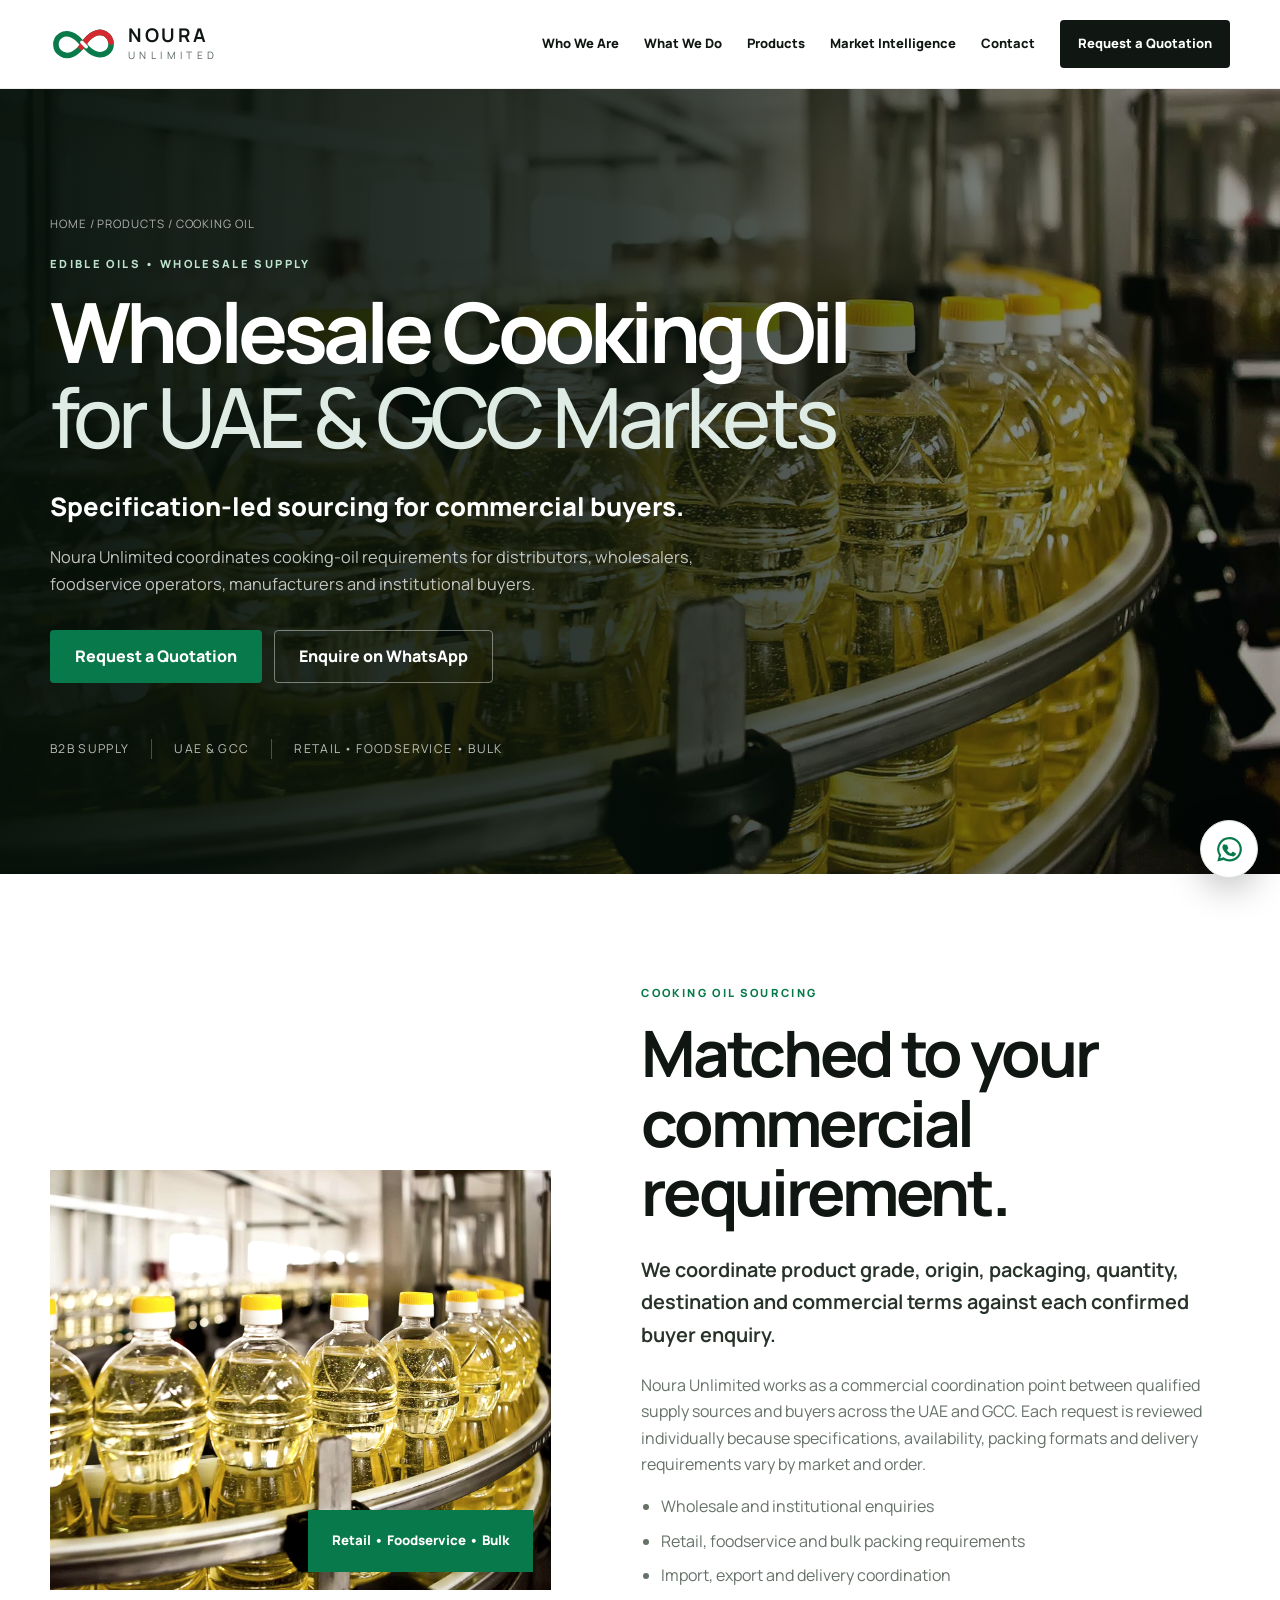
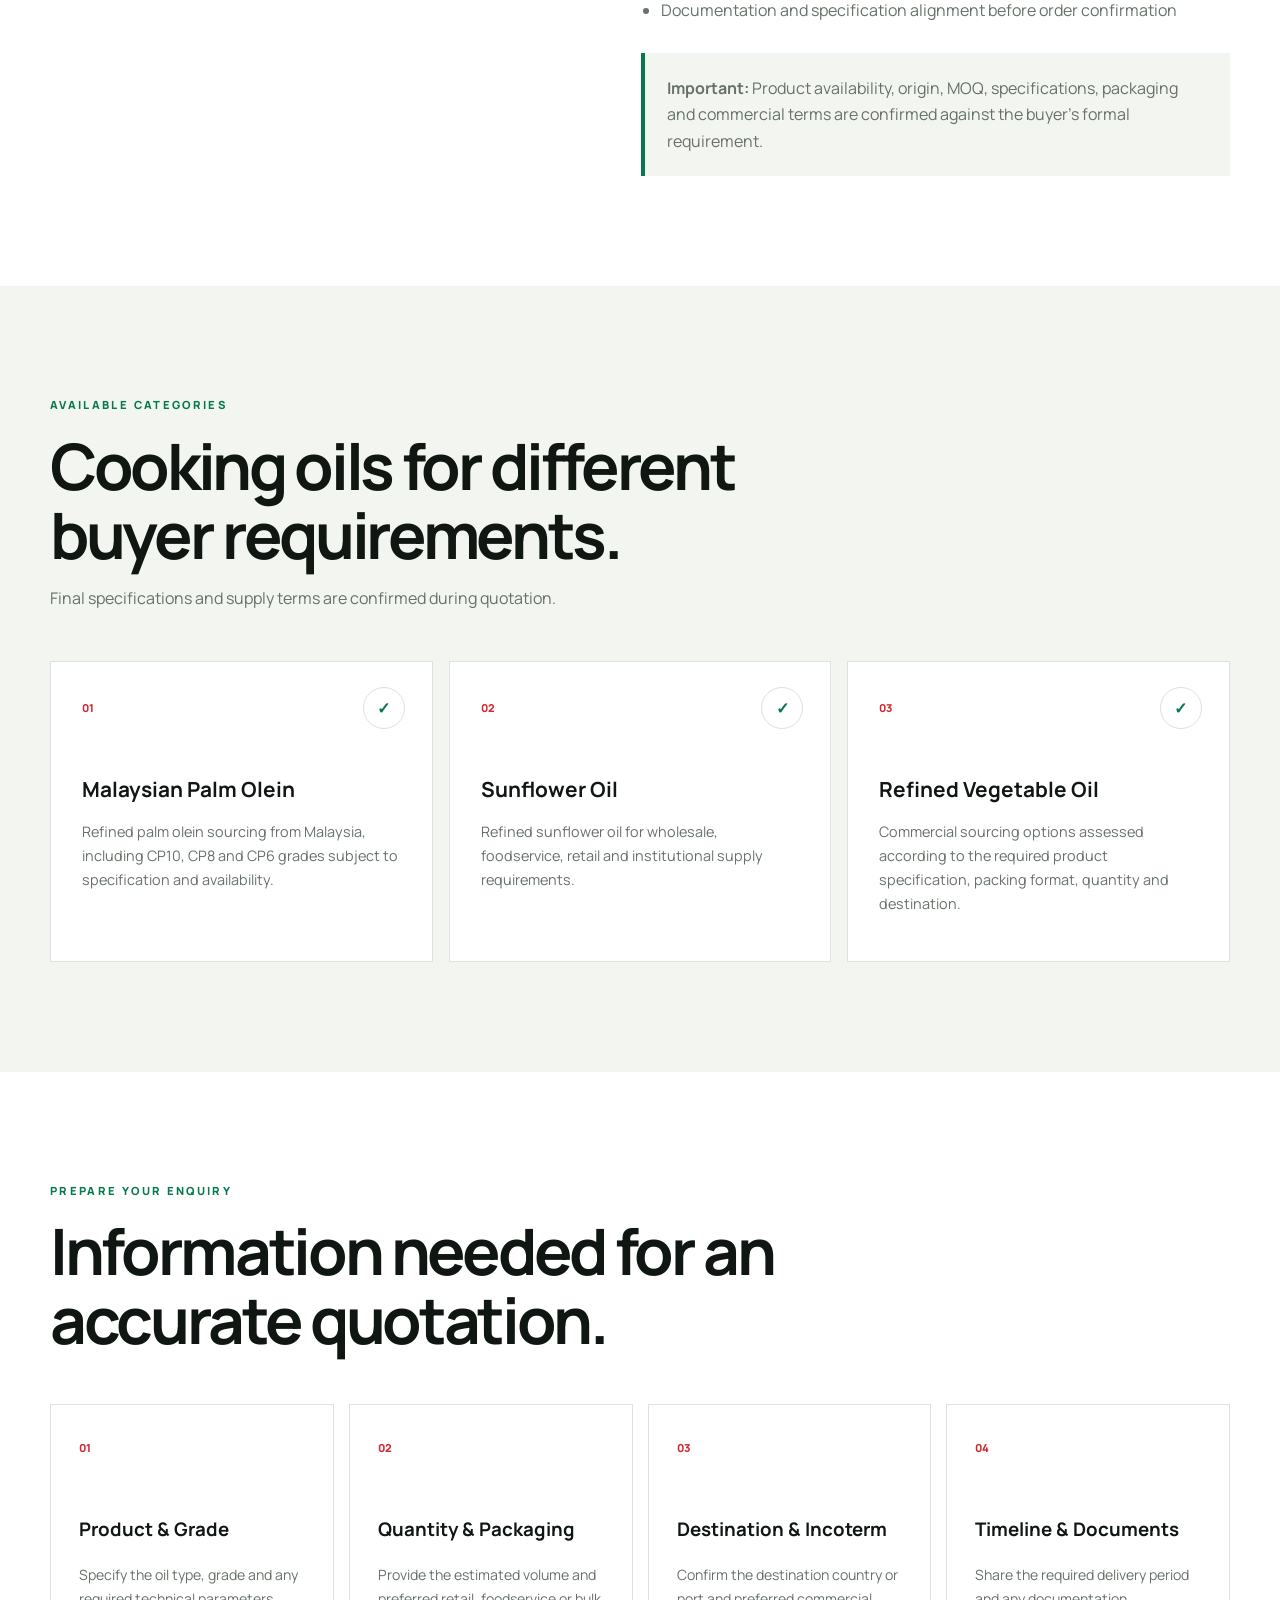
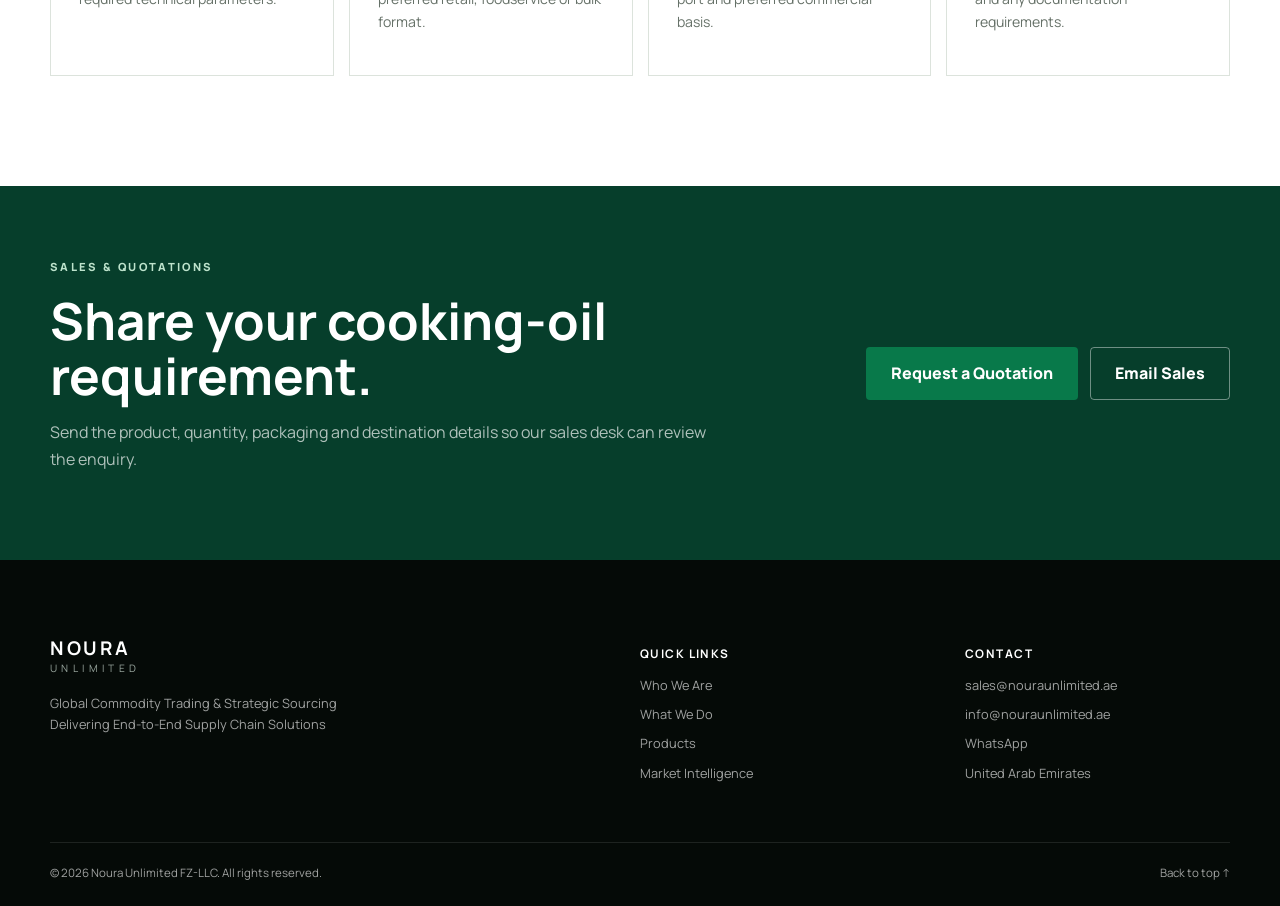
<file: products/cooking-oil/index.html>
<!doctype html>
<html lang="en">
<head>
  <meta charset="utf-8">
  <meta name="viewport" content="width=device-width, initial-scale=1">
  <meta name="theme-color" content="#081710">
  <meta name="description" content="Source palm olein, sunflower oil and refined vegetable oil for UAE and GCC markets. Contact Noura Unlimited for wholesale cooking oil enquiries.">
  <meta name="robots" content="index, follow, max-image-preview:large">
  <meta name="author" content="Noura Unlimited FZ-LLC">

  <meta property="og:type" content="website">
  <meta property="og:site_name" content="Noura Unlimited">
  <meta property="og:title" content="Wholesale Cooking Oil Supplier UAE | Noura Unlimited">
  <meta property="og:description" content="Wholesale cooking-oil sourcing for UAE and GCC buyers, including Malaysian palm olein, sunflower oil and refined vegetable oil.">
  <meta property="og:url" content="https://nouraunlimited.ae/products/cooking-oil/">
  <meta property="og:image" content="https://nouraunlimited.ae/assets/edible-oils.png">
  <meta property="og:locale" content="en_AE">
  <meta name="twitter:card" content="summary_large_image">

  <link rel="canonical" href="https://nouraunlimited.ae/products/cooking-oil/">
  <title>Wholesale Cooking Oil Supplier UAE | Noura Unlimited</title>

  <script type="application/ld+json">
  {
    "@context": "https://schema.org",
    "@graph": [
      {
        "@type": "WebPage",
        "@id": "https://nouraunlimited.ae/products/cooking-oil/#webpage",
        "url": "https://nouraunlimited.ae/products/cooking-oil/",
        "name": "Wholesale Cooking Oil Supplier UAE",
        "description": "Wholesale cooking-oil sourcing for UAE and GCC buyers, including Malaysian palm olein, sunflower oil and refined vegetable oil.",
        "about": {
          "@id": "https://nouraunlimited.ae/#organization"
        }
      },
      {
        "@type": "BreadcrumbList",
        "itemListElement": [
          {
            "@type": "ListItem",
            "position": 1,
            "name": "Home",
            "item": "https://nouraunlimited.ae/"
          },
          {
            "@type": "ListItem",
            "position": 2,
            "name": "Cooking Oil",
            "item": "https://nouraunlimited.ae/products/cooking-oil/"
          }
        ]
      }
    ]
  }
  </script>

  <link rel="preconnect" href="https://fonts.googleapis.com">
  <link rel="preconnect" href="https://fonts.gstatic.com" crossorigin>
  <link href="https://fonts.googleapis.com/css2?family=Manrope:wght@400;500;600;700;800&amp;display=swap" rel="stylesheet">
  <link rel="stylesheet" href="../../style.css">

  <style>
    .product-page .hero {
      min-height: 680px;
    }

    .product-page .hero-media {
      background-image: url("../../assets/edible-oils.png");
      background-position: center;
    }

    .product-page .hero-overlay {
      background: linear-gradient(
        90deg,
        rgba(4,15,9,.96) 0%,
        rgba(4,15,9,.82) 48%,
        rgba(4,15,9,.32) 100%
      );
    }

    .product-page .hero h1 {
      font-size: clamp(3rem,6.5vw,5.8rem);
    }

    .breadcrumb {
      margin: 0 0 22px;
      font-size: .72rem;
      letter-spacing: .08em;
      text-transform: uppercase;
      color: rgba(255,255,255,.66);
    }

    .breadcrumb a:hover {
      color: #fff;
    }

    .product-page .about-copy ul {
      padding-left: 20px;
      color: var(--muted);
    }

    .product-page .about-copy li {
      margin: 8px 0;
    }

    .product-page .about-image img {
      object-fit: cover;
    }

    .supply-note {
      margin-top: 30px;
      padding: 22px;
      border-left: 4px solid var(--green);
      background: var(--soft);
      color: var(--muted);
    }

    .product-page .capability-card {
      min-height: 285px;
    }

    .product-page .capability-card h3 {
      margin-top: 52px;
    }

    .quote-band {
      background: var(--green-dark);
      color: #fff;
      padding: 72px 0;
    }

    .quote-band .container {
      display: flex;
      align-items: center;
      justify-content: space-between;
      gap: 35px;
    }

    .quote-band h2 {
      font-size: clamp(2rem,4vw,3.6rem);
      line-height: 1.08;
      margin: 0;
      max-width: 720px;
    }

    .quote-band p {
      color: rgba(255,255,255,.68);
      max-width: 680px;
    }

    .quote-actions {
      display: flex;
      gap: 12px;
      flex-wrap: wrap;
    }

    .quote-actions .btn-ghost {
      white-space: nowrap;
    }

    @media(max-width:780px) {
      .product-page .hero {
        min-height: 620px;
      }

      .quote-band .container {
        align-items: flex-start;
        flex-direction: column;
      }
    }
  </style>
</head>

<body class="product-page">
<a class="skip-link" href="#main">Skip to content</a>

<header class="site-header" id="top">
  <div class="container nav-wrap">
    <a class="brand" href="/" aria-label="Noura Unlimited home">
      <svg class="brand-logo" viewBox="0 0 120 60" aria-hidden="true">
        <path d="M58 29C45 11 30 7 19 14 7 22 8 40 21 47c12 7 27 0 39-18 12-18 27-25 39-18 13 8 14 26 2 34-11 7-27 3-40-15" fill="none" stroke="#0a7a4b" stroke-width="10" stroke-linecap="round"/>
        <path d="M61 30c13 18 29 22 40 15 12-8 11-26-2-34-12-7-27 0-39 18-12 18-27 25-39 18C8 40 7 22 19 14c11-7 26-3 39 15" fill="none" stroke="#d3292f" stroke-width="10" stroke-linecap="round" stroke-dasharray="72 200" stroke-dashoffset="-69"/>
        <path d="M57 26c3 3 5 5 8 8" stroke="#fff" stroke-width="6" stroke-linecap="round"/>
      </svg>

      <span class="brand-copy">
        <strong>NOURA</strong>
        <span>UNLIMITED</span>
      </span>
    </a>

    <button class="menu-toggle" type="button" aria-expanded="false" aria-controls="primary-nav" aria-label="Open navigation">
      <span></span><span></span><span></span>
    </button>

    <nav class="nav-links" id="primary-nav" aria-label="Primary navigation">
      <a href="/#about">Who We Are</a>
      <a href="/#capabilities">What We Do</a>
      <a href="/#products">Products</a>
      <a href="/#intelligence">Market Intelligence</a>
      <a href="/#contact">Contact</a>
      <a class="nav-cta" href="/#rfq">Request a Quotation</a>
    </nav>
  </div>
</header>

<main id="main">
  <section class="hero">
    <div class="hero-media"></div>
    <div class="hero-overlay"></div>

    <div class="container hero-content">
      <p class="breadcrumb">
        <a href="/">Home</a> / Products / Cooking Oil
      </p>

      <p class="eyebrow light">Edible Oils • Wholesale Supply</p>

      <h1>
        Wholesale Cooking Oil<br>
        <span>for UAE &amp; GCC Markets</span>
      </h1>

      <p class="hero-tagline">
        Specification-led sourcing for commercial buyers.
      </p>

      <p class="hero-copy">
        Noura Unlimited coordinates cooking-oil requirements for distributors,
        wholesalers, foodservice operators, manufacturers and institutional buyers.
      </p>

      <div class="hero-actions">
        <a class="btn btn-primary" href="/#rfq">Request a Quotation</a>

        <a class="btn btn-ghost"
           href="https://wa.me/971556058142?text=Hello%20Noura%20Unlimited,%20I%20would%20like%20to%20enquire%20about%20wholesale%20cooking%20oil."
           target="_blank"
           rel="noopener">
          Enquire on WhatsApp
        </a>
      </div>

      <div class="hero-proof">
        <span>B2B Supply</span>
        <span>UAE &amp; GCC</span>
        <span>Retail • Foodservice • Bulk</span>
      </div>
    </div>
  </section>

  <section class="section">
    <div class="container about-layout">
      <div class="about-image reveal">
        <img src="../../assets/edible-oils.png"
             alt="Cooking oil products for wholesale supply">

        <div class="image-caption">
          Retail • Foodservice • Bulk
        </div>
      </div>

      <div class="about-copy reveal">
        <p class="eyebrow">Cooking Oil Sourcing</p>

        <h2>Matched to your commercial requirement.</h2>

        <p class="lead">
          We coordinate product grade, origin, packaging, quantity,
          destination and commercial terms against each confirmed buyer enquiry.
        </p>

        <p>
          Noura Unlimited works as a commercial coordination point between
          qualified supply sources and buyers across the UAE and GCC. Each request
          is reviewed individually because specifications, availability, packing
          formats and delivery requirements vary by market and order.
        </p>

        <ul>
          <li>Wholesale and institutional enquiries</li>
          <li>Retail, foodservice and bulk packing requirements</li>
          <li>Import, export and delivery coordination</li>
          <li>Documentation and specification alignment before order confirmation</li>
        </ul>

        <div class="supply-note">
          <strong>Important:</strong> Product availability, origin, MOQ,
          specifications, packaging and commercial terms are confirmed against
          the buyer's formal requirement.
        </div>
      </div>
    </div>
  </section>

  <section class="section section-soft">
    <div class="container">
      <div class="section-heading reveal">
        <p class="eyebrow">Available Categories</p>
        <h2>Cooking oils for different buyer requirements.</h2>
        <p>Final specifications and supply terms are confirmed during quotation.</p>
      </div>

      <div class="capability-grid">
        <article class="capability-card reveal">
          <span>01</span>
          <div class="cap-icon">✓</div>
          <h3>Malaysian Palm Olein</h3>
          <p>
            Refined palm olein sourcing from Malaysia, including CP10, CP8 and
            CP6 grades subject to specification and availability.
          </p>
        </article>

        <article class="capability-card reveal">
          <span>02</span>
          <div class="cap-icon">✓</div>
          <h3>Sunflower Oil</h3>
          <p>
            Refined sunflower oil for wholesale, foodservice, retail and
            institutional supply requirements.
          </p>
        </article>

        <article class="capability-card reveal">
          <span>03</span>
          <div class="cap-icon">✓</div>
          <h3>Refined Vegetable Oil</h3>
          <p>
            Commercial sourcing options assessed according to the required
            product specification, packing format, quantity and destination.
          </p>
        </article>
      </div>
    </div>
  </section>

  <section class="section trusted-process">
    <div class="container">
      <div class="section-heading reveal">
        <p class="eyebrow">Prepare Your Enquiry</p>
        <h2>Information needed for an accurate quotation.</h2>
      </div>

      <ol class="steps reveal">
        <li>
          <span>01</span>
          <div>
            <h3>Product &amp; Grade</h3>
            <p>Specify the oil type, grade and any required technical parameters.</p>
          </div>
        </li>

        <li>
          <span>02</span>
          <div>
            <h3>Quantity &amp; Packaging</h3>
            <p>Provide the estimated volume and preferred retail, foodservice or bulk format.</p>
          </div>
        </li>

        <li>
          <span>03</span>
          <div>
            <h3>Destination &amp; Incoterm</h3>
            <p>Confirm the destination country or port and preferred commercial basis.</p>
          </div>
        </li>

        <li>
          <span>04</span>
          <div>
            <h3>Timeline &amp; Documents</h3>
            <p>Share the required delivery period and any documentation requirements.</p>
          </div>
        </li>
      </ol>
    </div>
  </section>

  <section class="quote-band">
    <div class="container">
      <div>
        <p class="eyebrow light">Sales &amp; Quotations</p>
        <h2>Share your cooking-oil requirement.</h2>
        <p>
          Send the product, quantity, packaging and destination details so our
          sales desk can review the enquiry.
        </p>
      </div>

      <div class="quote-actions">
        <a class="btn btn-primary" href="/#rfq">Request a Quotation</a>
        <a class="btn btn-ghost"
           href="mailto:sales@nouraunlimited.ae?subject=Wholesale%20Cooking%20Oil%20Enquiry">
          Email Sales
        </a>
      </div>
    </div>
  </section>
</main>

<footer class="site-footer">
  <div class="container footer-grid">
    <div class="footer-brand">
      <a class="brand brand-footer" href="/">
        <span class="brand-copy">
          <strong>NOURA</strong>
          <span>UNLIMITED</span>
        </span>
      </a>

      <p>
        Global Commodity Trading &amp; Strategic Sourcing<br>
        Delivering End-to-End Supply Chain Solutions
      </p>
    </div>

    <div>
      <h3>Quick Links</h3>
      <a href="/#about">Who We Are</a>
      <a href="/#capabilities">What We Do</a>
      <a href="/#products">Products</a>
      <a href="/#intelligence">Market Intelligence</a>
    </div>

    <div>
      <h3>Contact</h3>
      <a href="mailto:sales@nouraunlimited.ae">sales@nouraunlimited.ae</a>
      <a href="mailto:info@nouraunlimited.ae">info@nouraunlimited.ae</a>
      <a href="https://wa.me/971556058142" target="_blank" rel="noopener">WhatsApp</a>
      <span>United Arab Emirates</span>
    </div>
  </div>

  <div class="container footer-bottom">
    <span>© <span id="year"></span> Noura Unlimited FZ-LLC. All rights reserved.</span>
    <a href="#top">Back to top ↑</a>
  </div>
</footer>

<a class="whatsapp-float"
   href="https://wa.me/971556058142?text=Hello%20Noura%20Unlimited,%20I%20would%20like%20to%20enquire%20about%20wholesale%20cooking%20oil."
   target="_blank"
   rel="noopener"
   aria-label="Enquire about wholesale cooking oil on WhatsApp">
  <svg viewBox="0 0 32 32" aria-hidden="true">
    <path d="M16 3a12.7 12.7 0 0 0-10.9 19.2L3.4 28.5l6.5-1.7A12.7 12.7 0 1 0 16 3Zm0 2.3a10.4 10.4 0 1 1-5.3 19.3l-.8-.5-3.4.9.9-3.3-.5-.8A10.4 10.4 0 0 1 16 5.3Zm-5.2 5.2c-.3 0-.7.1-.9.4-.3.3-1.2 1.1-1.2 2.8s1.2 3.3 1.4 3.5c.2.2 2.4 3.8 5.9 5.1 2.9 1.1 3.5.9 4.1.8.6-.1 2-.8 2.3-1.6.3-.8.3-1.5.2-1.6-.1-.2-.3-.2-.7-.4l-2.3-1.1c-.3-.1-.6-.2-.8.2l-1 1.2c-.2.3-.4.3-.8.1-2-.9-3.3-2.9-3.4-3.1-.2-.3 0-.5.1-.6l.6-.7c.2-.2.3-.4.4-.6.1-.2 0-.5 0-.7l-1-2.4c-.3-.7-.6-.7-.9-.7h-.8Z"/>
  </svg>
</a>

<script src="../../script.js"></script>
</body>
</html>
</file>
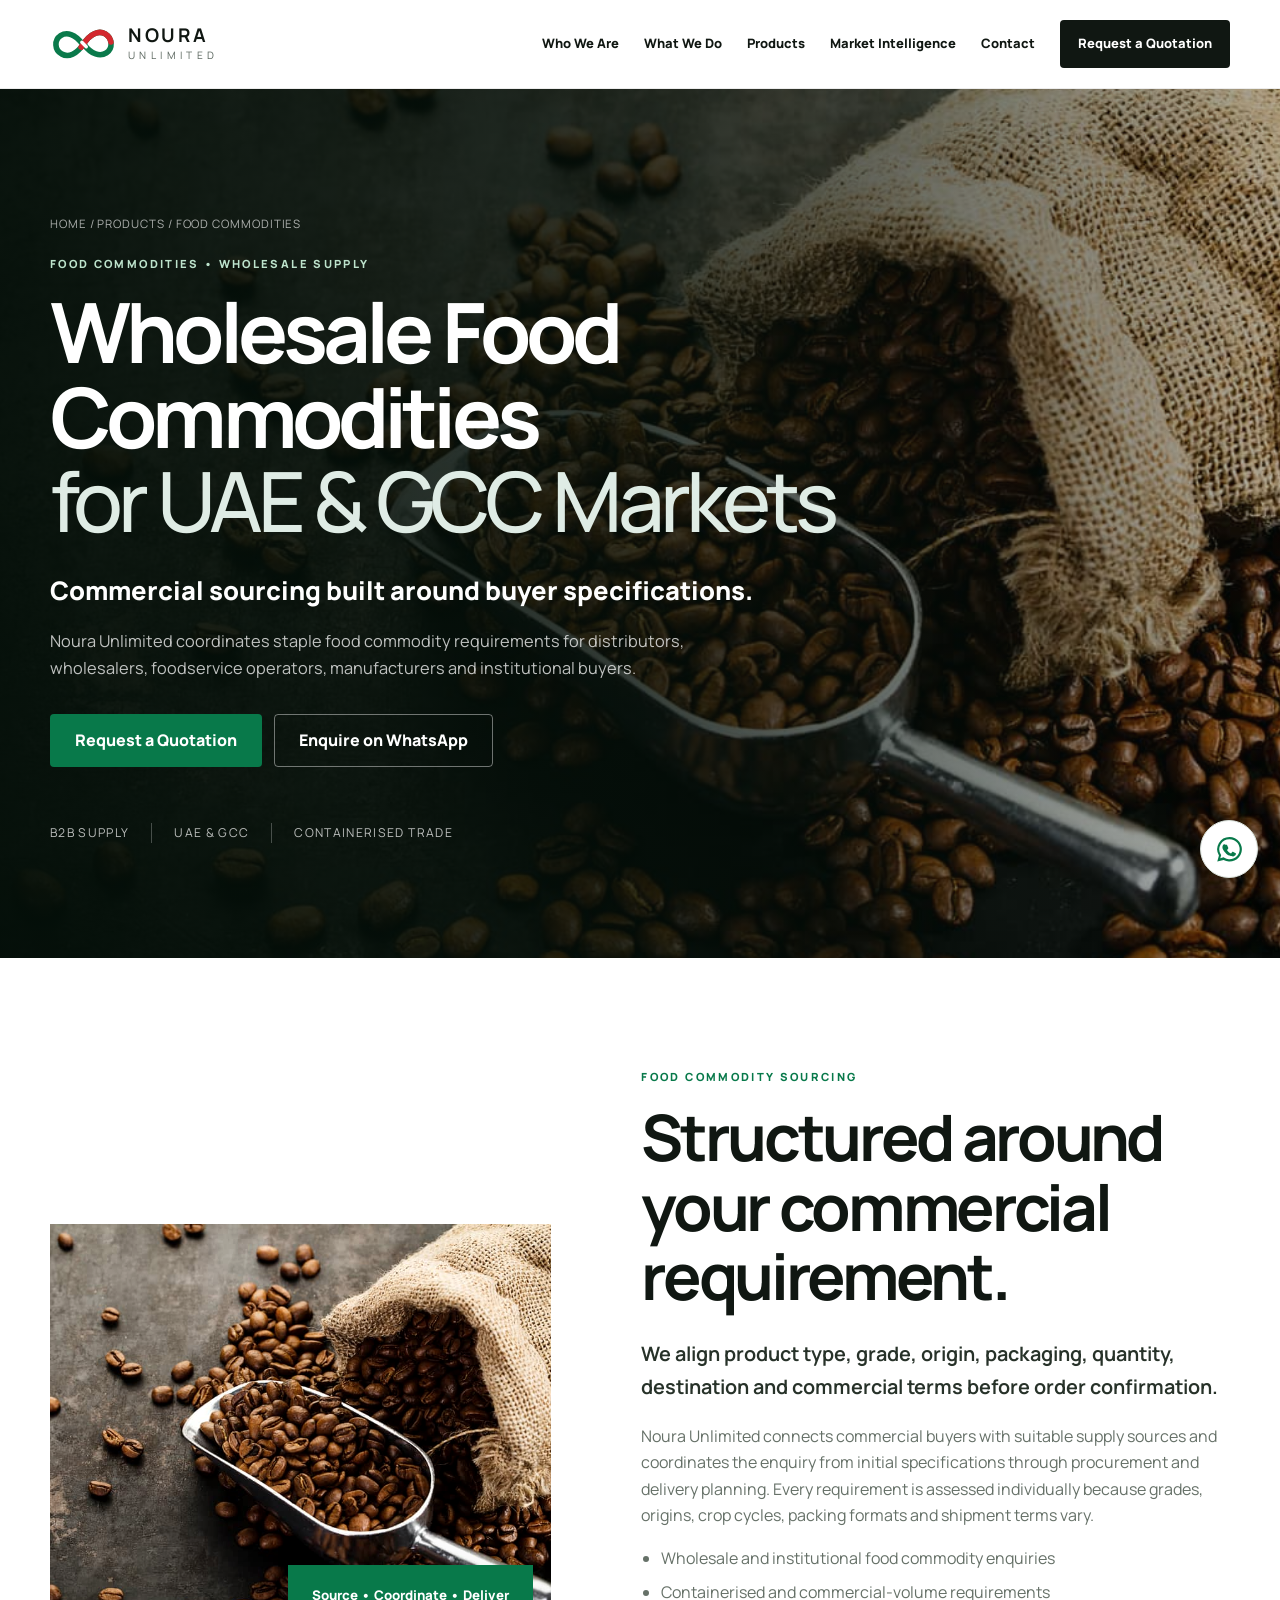
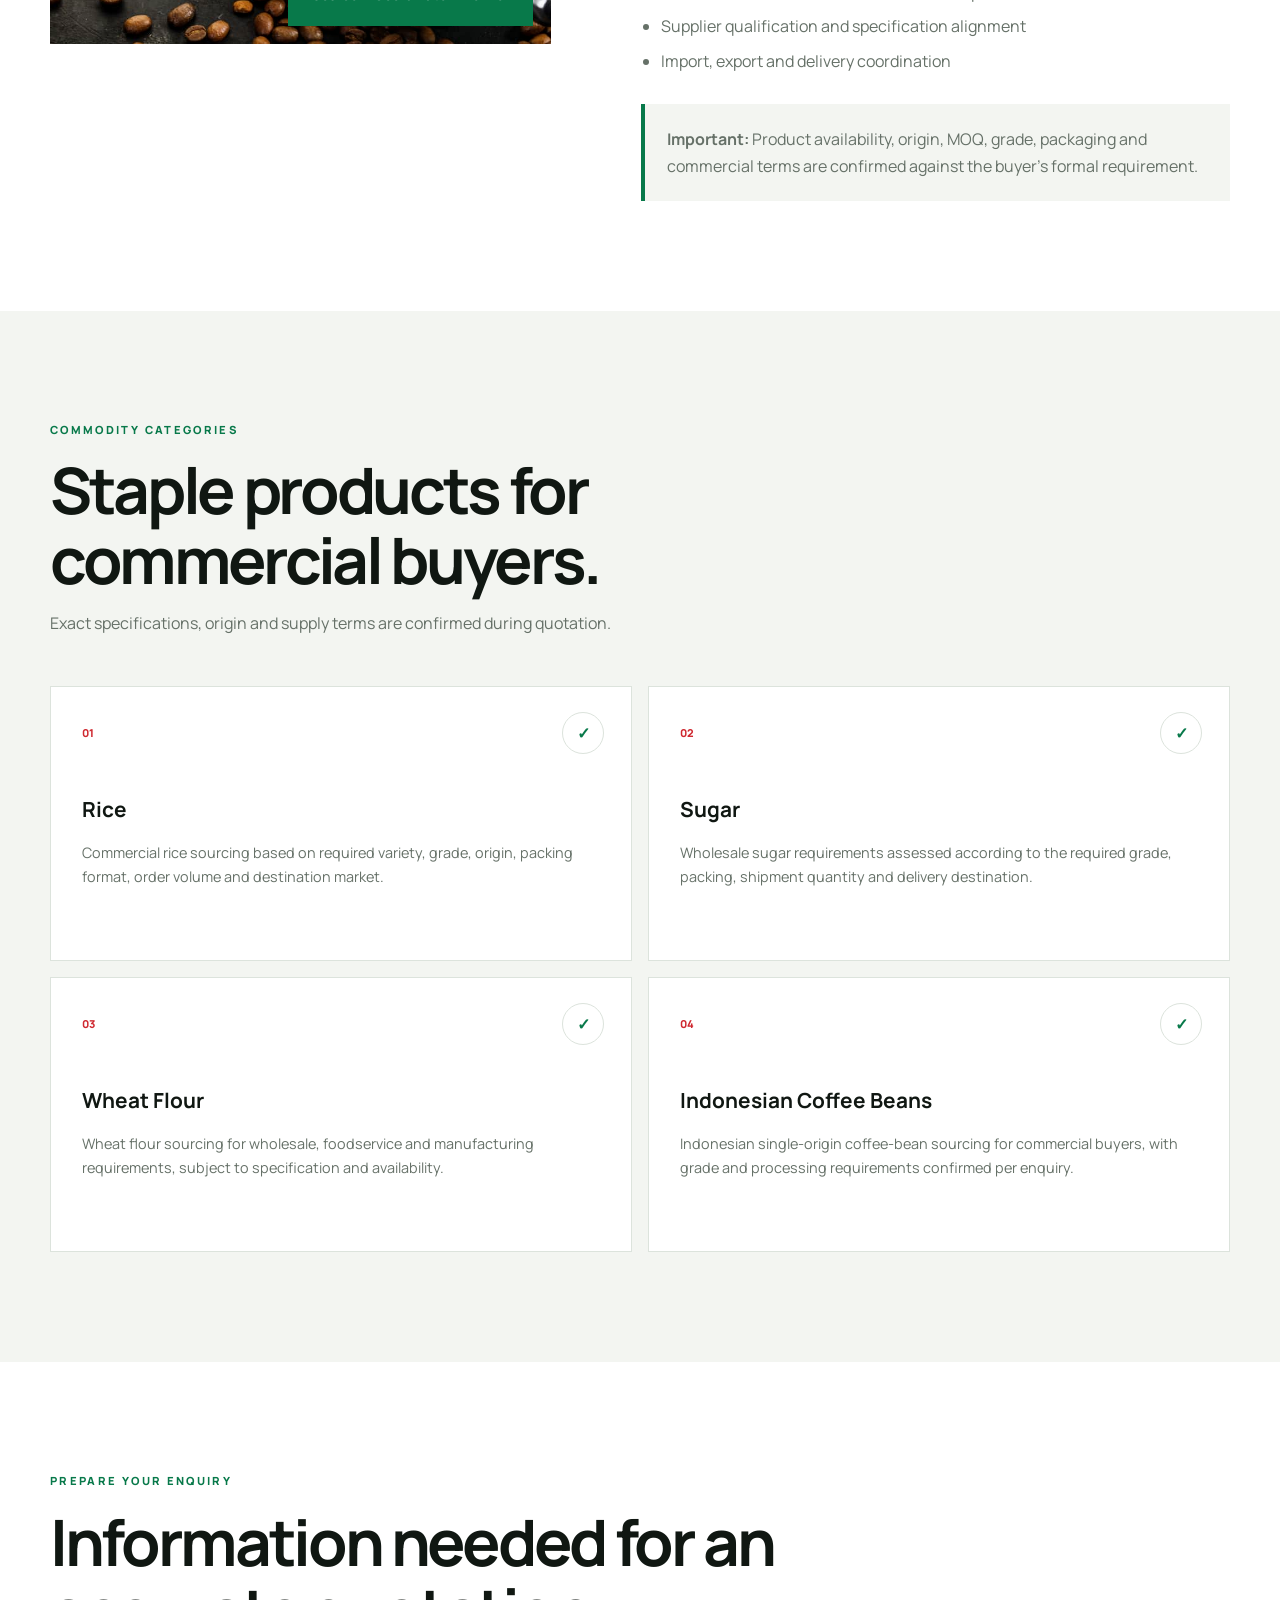
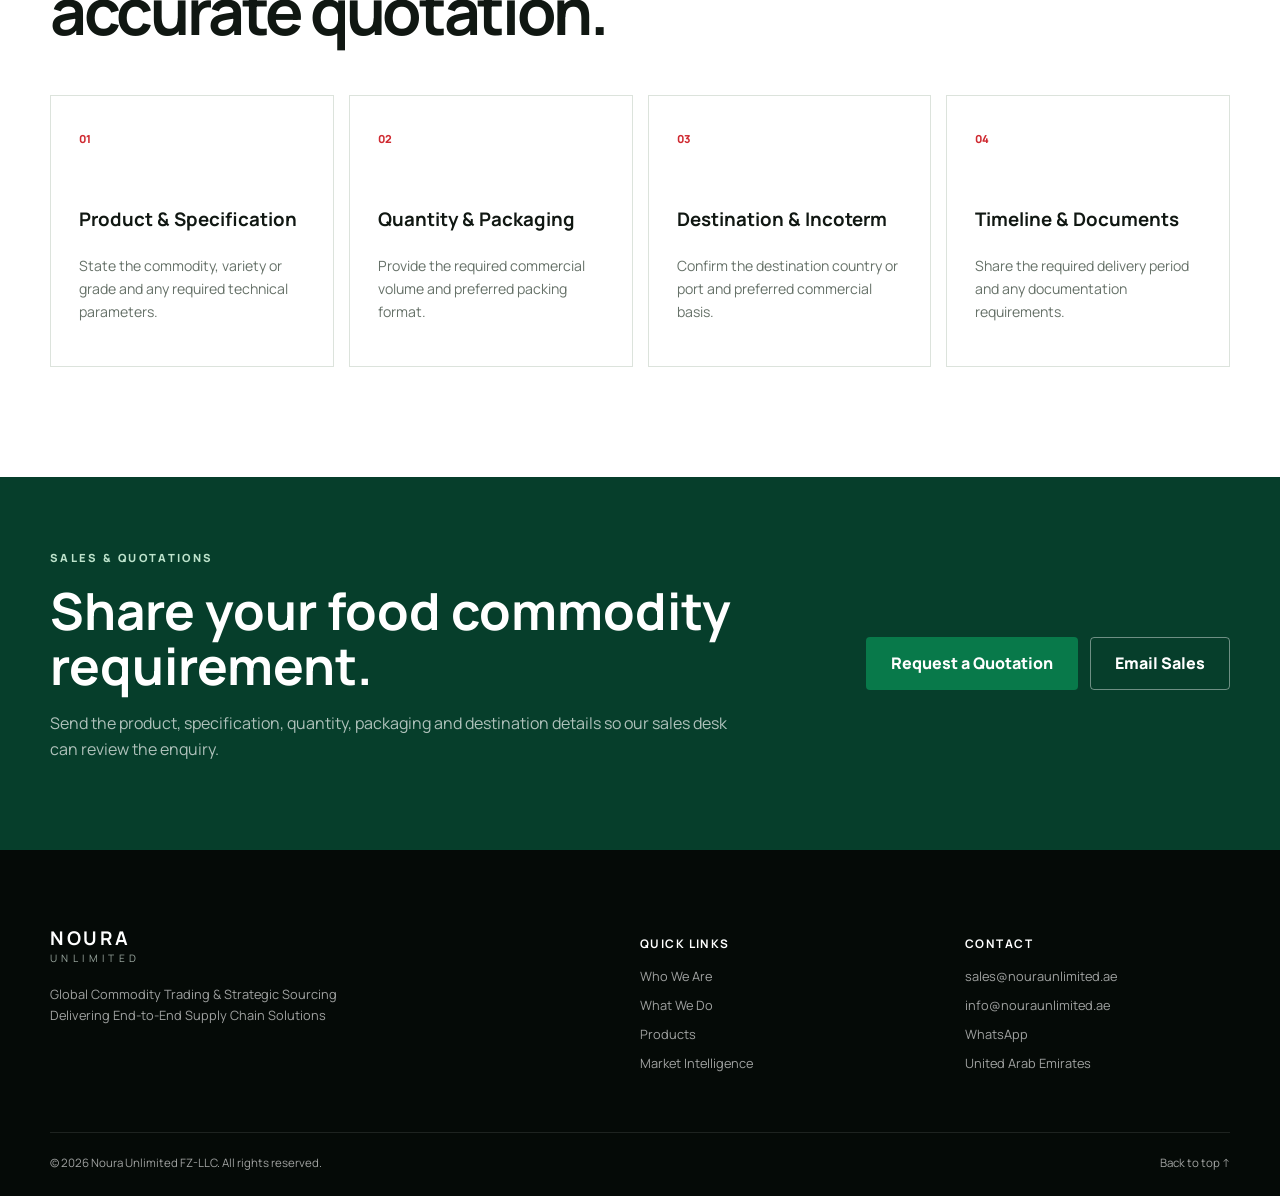
<file: products/food-commodities/index.html>
<!doctype html>
<html lang="en">
<head>
  <meta charset="utf-8">
  <meta name="viewport" content="width=device-width, initial-scale=1">
  <meta name="theme-color" content="#081710">

  <meta name="description" content="Source rice, sugar, wheat flour and Indonesian coffee beans for UAE and GCC markets. Contact Noura Unlimited for wholesale food commodity enquiries.">
  <meta name="robots" content="index, follow, max-image-preview:large">
  <meta name="author" content="Noura Unlimited FZ-LLC">

  <meta property="og:type" content="website">
  <meta property="og:site_name" content="Noura Unlimited">
  <meta property="og:title" content="Wholesale Food Commodity Supplier UAE | Noura Unlimited">
  <meta property="og:description" content="Food commodity sourcing for UAE and GCC buyers, including rice, sugar, wheat flour and Indonesian coffee beans.">
  <meta property="og:url" content="https://nouraunlimited.ae/products/food-commodities/">
  <meta property="og:image" content="https://nouraunlimited.ae/assets/agricultural-commodities.png">
  <meta property="og:locale" content="en_AE">

  <meta name="twitter:card" content="summary_large_image">

  <link rel="canonical" href="https://nouraunlimited.ae/products/food-commodities/">

  <title>Wholesale Food Commodity Supplier UAE | Noura Unlimited</title>

  <script type="application/ld+json">
  {
    "@context": "https://schema.org",
    "@graph": [
      {
        "@type": "WebPage",
        "@id": "https://nouraunlimited.ae/products/food-commodities/#webpage",
        "url": "https://nouraunlimited.ae/products/food-commodities/",
        "name": "Wholesale Food Commodity Supplier UAE",
        "description": "Food commodity sourcing for UAE and GCC buyers, including rice, sugar, wheat flour and Indonesian coffee beans.",
        "about": {
          "@id": "https://nouraunlimited.ae/#organization"
        }
      },
      {
        "@type": "BreadcrumbList",
        "itemListElement": [
          {
            "@type": "ListItem",
            "position": 1,
            "name": "Home",
            "item": "https://nouraunlimited.ae/"
          },
          {
            "@type": "ListItem",
            "position": 2,
            "name": "Food Commodities",
            "item": "https://nouraunlimited.ae/products/food-commodities/"
          }
        ]
      }
    ]
  }
  </script>

  <link rel="preconnect" href="https://fonts.googleapis.com">
  <link rel="preconnect" href="https://fonts.gstatic.com" crossorigin>
  <link href="https://fonts.googleapis.com/css2?family=Manrope:wght@400;500;600;700;800&amp;display=swap" rel="stylesheet">
  <link rel="stylesheet" href="../../style.css">

  <style>
    .food-page .hero {
      min-height: 680px;
    }

    .food-page .hero-media {
      background-image: url('../../assets/agricultural-commodities.png');
      background-position: center;
    }

    .food-page .hero-overlay {
      background: linear-gradient(
        90deg,
        rgba(4, 15, 9, .96) 0%,
        rgba(4, 15, 9, .82) 48%,
        rgba(4, 15, 9, .3) 100%
      );
    }

    .food-page .hero h1 {
      font-size: clamp(3rem, 6.5vw, 5.8rem);
    }

    .breadcrumb {
      margin: 0 0 22px;
      font-size: .72rem;
      letter-spacing: .08em;
      text-transform: uppercase;
      color: rgba(255, 255, 255, .66);
    }

    .breadcrumb a:hover {
      color: #fff;
    }

    .food-page .about-copy ul {
      padding-left: 20px;
      color: var(--muted);
    }

    .food-page .about-copy li {
      margin: 8px 0;
    }

    .food-page .about-image img {
      object-fit: cover;
    }

    .supply-note {
      margin-top: 30px;
      padding: 22px;
      border-left: 4px solid var(--green);
      background: var(--soft);
      color: var(--muted);
    }

    .food-page .capability-grid {
      grid-template-columns: repeat(2, 1fr);
    }

    .food-page .capability-card {
      min-height: 275px;
    }

    .food-page .capability-card h3 {
      margin-top: 48px;
    }

    .quote-band {
      background: var(--green-dark);
      color: #fff;
      padding: 72px 0;
    }

    .quote-band .container {
      display: flex;
      align-items: center;
      justify-content: space-between;
      gap: 35px;
    }

    .quote-band h2 {
      font-size: clamp(2rem, 4vw, 3.6rem);
      line-height: 1.08;
      margin: 0;
      max-width: 720px;
    }

    .quote-band p {
      color: rgba(255, 255, 255, .68);
      max-width: 680px;
    }

    .quote-actions {
      display: flex;
      gap: 12px;
      flex-wrap: wrap;
    }

    .quote-actions .btn-ghost {
      white-space: nowrap;
    }

    @media (max-width: 780px) {
      .food-page .hero {
        min-height: 620px;
      }

      .food-page .capability-grid {
        grid-template-columns: 1fr;
      }

      .quote-band .container {
        align-items: flex-start;
        flex-direction: column;
      }
    }
  </style>
</head>

<body class="food-page">

<a class="skip-link" href="#main">Skip to content</a>

<header class="site-header" id="top">
  <div class="container nav-wrap">

    <a class="brand" href="/" aria-label="Noura Unlimited home">
      <svg class="brand-logo" viewBox="0 0 120 60" aria-hidden="true">
        <path d="M58 29C45 11 30 7 19 14 7 22 8 40 21 47c12 7 27 0 39-18 12-18 27-25 39-18 13 8 14 26 2 34-11 7-27 3-40-15" fill="none" stroke="#0a7a4b" stroke-width="10" stroke-linecap="round"/>
        <path d="M61 30c13 18 29 22 40 15 12-8 11-26-2-34-12-7-27 0-39 18-12 18-27 25-39 18C8 40 7 22 19 14c11-7 26-3 39 15" fill="none" stroke="#d3292f" stroke-width="10" stroke-linecap="round" stroke-dasharray="72 200" stroke-dashoffset="-69"/>
        <path d="M57 26c3 3 5 5 8 8" stroke="#fff" stroke-width="6" stroke-linecap="round"/>
      </svg>

      <span class="brand-copy">
        <strong>NOURA</strong>
        <span>UNLIMITED</span>
      </span>
    </a>

    <button class="menu-toggle" type="button" aria-expanded="false" aria-controls="primary-nav" aria-label="Open navigation">
      <span></span>
      <span></span>
      <span></span>
    </button>

    <nav class="nav-links" id="primary-nav" aria-label="Primary navigation">
      <a href="/#about">Who We Are</a>
      <a href="/#capabilities">What We Do</a>
      <a href="/#products">Products</a>
      <a href="/#intelligence">Market Intelligence</a>
      <a href="/#contact">Contact</a>
      <a class="nav-cta" href="/#rfq">Request a Quotation</a>
    </nav>

  </div>
</header>

<main id="main">

  <section class="hero">
    <div class="hero-media"></div>
    <div class="hero-overlay"></div>

    <div class="container hero-content">
      <p class="breadcrumb">
        <a href="/">Home</a> / Products / Food Commodities
      </p>

      <p class="eyebrow light">Food Commodities • Wholesale Supply</p>

      <h1>
        Wholesale Food Commodities
        <br>
        <span>for UAE &amp; GCC Markets</span>
      </h1>

      <p class="hero-tagline">
        Commercial sourcing built around buyer specifications.
      </p>

      <p class="hero-copy">
        Noura Unlimited coordinates staple food commodity requirements for
        distributors, wholesalers, foodservice operators, manufacturers and
        institutional buyers.
      </p>

      <div class="hero-actions">
        <a class="btn btn-primary" href="/#rfq">Request a Quotation</a>

        <a class="btn btn-ghost"
           href="https://wa.me/971556058142?text=Hello%20Noura%20Unlimited,%20I%20would%20like%20to%20enquire%20about%20wholesale%20food%20commodities."
           target="_blank"
           rel="noopener">
          Enquire on WhatsApp
        </a>
      </div>

      <div class="hero-proof">
        <span>B2B Supply</span>
        <span>UAE &amp; GCC</span>
        <span>Containerised Trade</span>
      </div>
    </div>
  </section>

  <section class="section">
    <div class="container about-layout">

      <div class="about-image reveal">
        <img src="../../assets/agricultural-commodities.png"
             alt="Rice and agricultural food commodities for wholesale supply">

        <div class="image-caption">
          Source • Coordinate • Deliver
        </div>
      </div>

      <div class="about-copy reveal">
        <p class="eyebrow">Food Commodity Sourcing</p>

        <h2>Structured around your commercial requirement.</h2>

        <p class="lead">
          We align product type, grade, origin, packaging, quantity,
          destination and commercial terms before order confirmation.
        </p>

        <p>
          Noura Unlimited connects commercial buyers with suitable supply
          sources and coordinates the enquiry from initial specifications
          through procurement and delivery planning. Every requirement is
          assessed individually because grades, origins, crop cycles, packing
          formats and shipment terms vary.
        </p>

        <ul>
          <li>Wholesale and institutional food commodity enquiries</li>
          <li>Containerised and commercial-volume requirements</li>
          <li>Supplier qualification and specification alignment</li>
          <li>Import, export and delivery coordination</li>
        </ul>

        <div class="supply-note">
          <strong>Important:</strong> Product availability, origin, MOQ,
          grade, packaging and commercial terms are confirmed against the
          buyer's formal requirement.
        </div>
      </div>

    </div>
  </section>

  <section class="section section-soft">
    <div class="container">

      <div class="section-heading reveal">
        <p class="eyebrow">Commodity Categories</p>
        <h2>Staple products for commercial buyers.</h2>
        <p>
          Exact specifications, origin and supply terms are confirmed during
          quotation.
        </p>
      </div>

      <div class="capability-grid">

        <article class="capability-card reveal">
          <span>01</span>
          <div class="cap-icon">✓</div>
          <h3>Rice</h3>
          <p>
            Commercial rice sourcing based on required variety, grade,
            origin, packing format, order volume and destination market.
          </p>
        </article>

        <article class="capability-card reveal">
          <span>02</span>
          <div class="cap-icon">✓</div>
          <h3>Sugar</h3>
          <p>
            Wholesale sugar requirements assessed according to the required
            grade, packing, shipment quantity and delivery destination.
          </p>
        </article>

        <article class="capability-card reveal">
          <span>03</span>
          <div class="cap-icon">✓</div>
          <h3>Wheat Flour</h3>
          <p>
            Wheat flour sourcing for wholesale, foodservice and manufacturing
            requirements, subject to specification and availability.
          </p>
        </article>

        <article class="capability-card reveal">
          <span>04</span>
          <div class="cap-icon">✓</div>
          <h3>Indonesian Coffee Beans</h3>
          <p>
            Indonesian single-origin coffee-bean sourcing for commercial
            buyers, with grade and processing requirements confirmed per
            enquiry.
          </p>
        </article>

      </div>
    </div>
  </section>

  <section class="section trusted-process">
    <div class="container">

      <div class="section-heading reveal">
        <p class="eyebrow">Prepare Your Enquiry</p>
        <h2>Information needed for an accurate quotation.</h2>
      </div>

      <ol class="steps reveal">

        <li>
          <span>01</span>
          <div>
            <h3>Product &amp; Specification</h3>
            <p>
              State the commodity, variety or grade and any required
              technical parameters.
            </p>
          </div>
        </li>

        <li>
          <span>02</span>
          <div>
            <h3>Quantity &amp; Packaging</h3>
            <p>
              Provide the required commercial volume and preferred packing
              format.
            </p>
          </div>
        </li>

        <li>
          <span>03</span>
          <div>
            <h3>Destination &amp; Incoterm</h3>
            <p>
              Confirm the destination country or port and preferred
              commercial basis.
            </p>
          </div>
        </li>

        <li>
          <span>04</span>
          <div>
            <h3>Timeline &amp; Documents</h3>
            <p>
              Share the required delivery period and any documentation
              requirements.
            </p>
          </div>
        </li>

      </ol>
    </div>
  </section>

  <section class="quote-band">
    <div class="container">

      <div>
        <p class="eyebrow light">Sales &amp; Quotations</p>
        <h2>Share your food commodity requirement.</h2>
        <p>
          Send the product, specification, quantity, packaging and
          destination details so our sales desk can review the enquiry.
        </p>
      </div>

      <div class="quote-actions">
        <a class="btn btn-primary" href="/#rfq">
          Request a Quotation
        </a>

        <a class="btn btn-ghost"
           href="mailto:sales@nouraunlimited.ae?subject=Wholesale%20Food%20Commodity%20Enquiry">
          Email Sales
        </a>
      </div>

    </div>
  </section>

</main>

<footer class="site-footer">
  <div class="container footer-grid">

    <div class="footer-brand">
      <a class="brand brand-footer" href="/">
        <span class="brand-copy">
          <strong>NOURA</strong>
          <span>UNLIMITED</span>
        </span>
      </a>

      <p>
        Global Commodity Trading &amp; Strategic Sourcing
        <br>
        Delivering End-to-End Supply Chain Solutions
      </p>
    </div>

    <div>
      <h3>Quick Links</h3>
      <a href="/#about">Who We Are</a>
      <a href="/#capabilities">What We Do</a>
      <a href="/#products">Products</a>
      <a href="/#intelligence">Market Intelligence</a>
    </div>

    <div>
      <h3>Contact</h3>
      <a href="mailto:sales@nouraunlimited.ae">
        sales@nouraunlimited.ae
      </a>
      <a href="mailto:info@nouraunlimited.ae">
        info@nouraunlimited.ae
      </a>
      <a href="https://wa.me/971556058142"
         target="_blank"
         rel="noopener">
        WhatsApp
      </a>
      <span>United Arab Emirates</span>
    </div>

  </div>

  <div class="container footer-bottom">
    <span>
      © <span id="year"></span> Noura Unlimited FZ-LLC. All rights reserved.
    </span>
    <a href="#top">Back to top ↑</a>
  </div>
</footer>

<a class="whatsapp-float"
   href="https://wa.me/971556058142?text=Hello%20Noura%20Unlimited,%20I%20would%20like%20to%20enquire%20about%20wholesale%20food%20commodities."
   target="_blank"
   rel="noopener"
   aria-label="Enquire about wholesale food commodities on WhatsApp">

  <svg viewBox="0 0 32 32" aria-hidden="true">
    <path d="M16 3a12.7 12.7 0 0 0-10.9 19.2L3.4 28.5l6.5-1.7A12.7 12.7 0 1 0 16 3Zm0 2.3a10.4 10.4 0 1 1-5.3 19.3l-.8-.5-3.4.9.9-3.3-.5-.8A10.4 10.4 0 0 1 16 5.3Zm-5.2 5.2c-.3 0-.7.1-.9.4-.3.3-1.2 1.1-1.2 2.8s1.2 3.3 1.4 3.5c.2.2 2.4 3.8 5.9 5.1 2.9 1.1 3.5.9 4.1.8.6-.1 2-.8 2.3-1.6.3-.8.3-1.5.2-1.6-.1-.2-.3-.2-.7-.4l-2.3-1.1c-.3-.1-.6-.2-.8.2l-1 1.2c-.2.3-.4.3-.8.1-2-.9-3.3-2.9-3.4-3.1-.2-.3 0-.5.1-.6l.6-.7c.2-.2.3-.4.4-.6.1-.2 0-.5 0-.7l-1-2.4c-.3-.7-.6-.7-.9-.7h-.8Z"/>
  </svg>

</a>

<script src="../../script.js"></script>
</body>
</html>
</file>
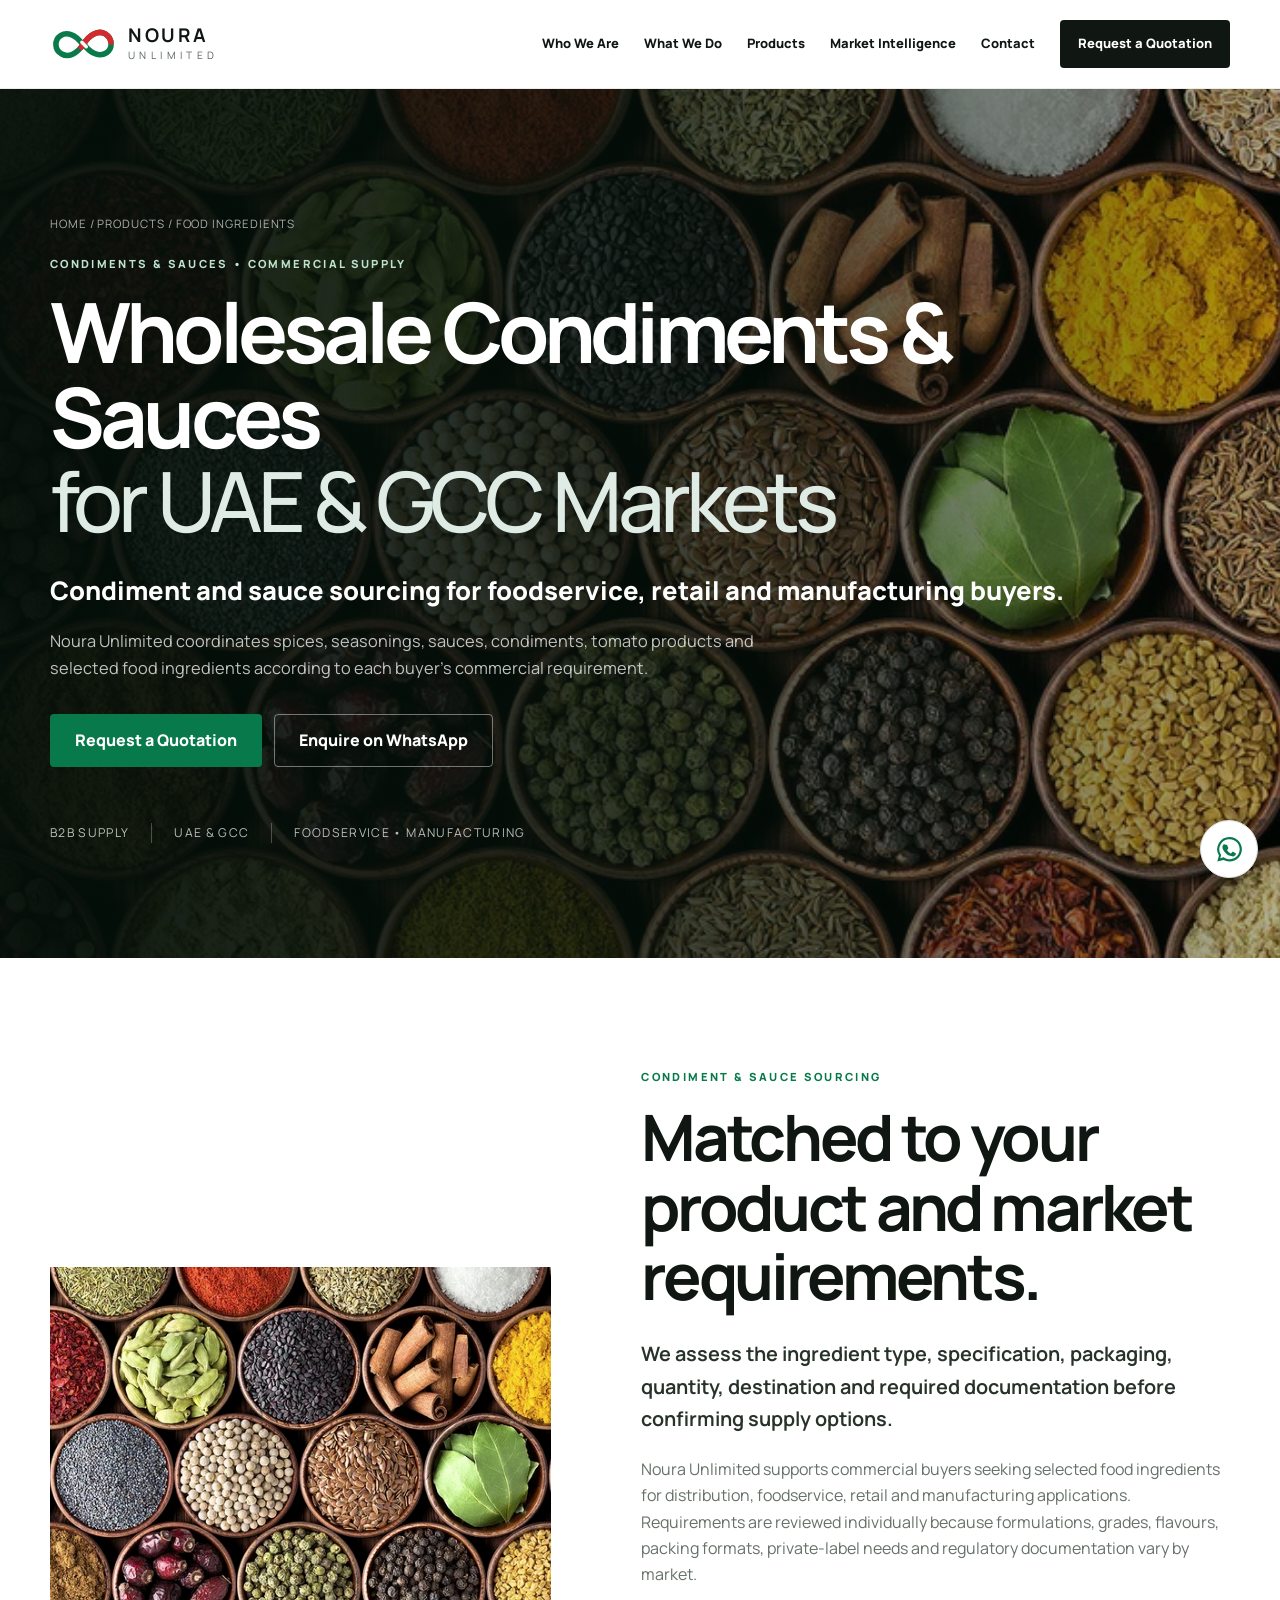
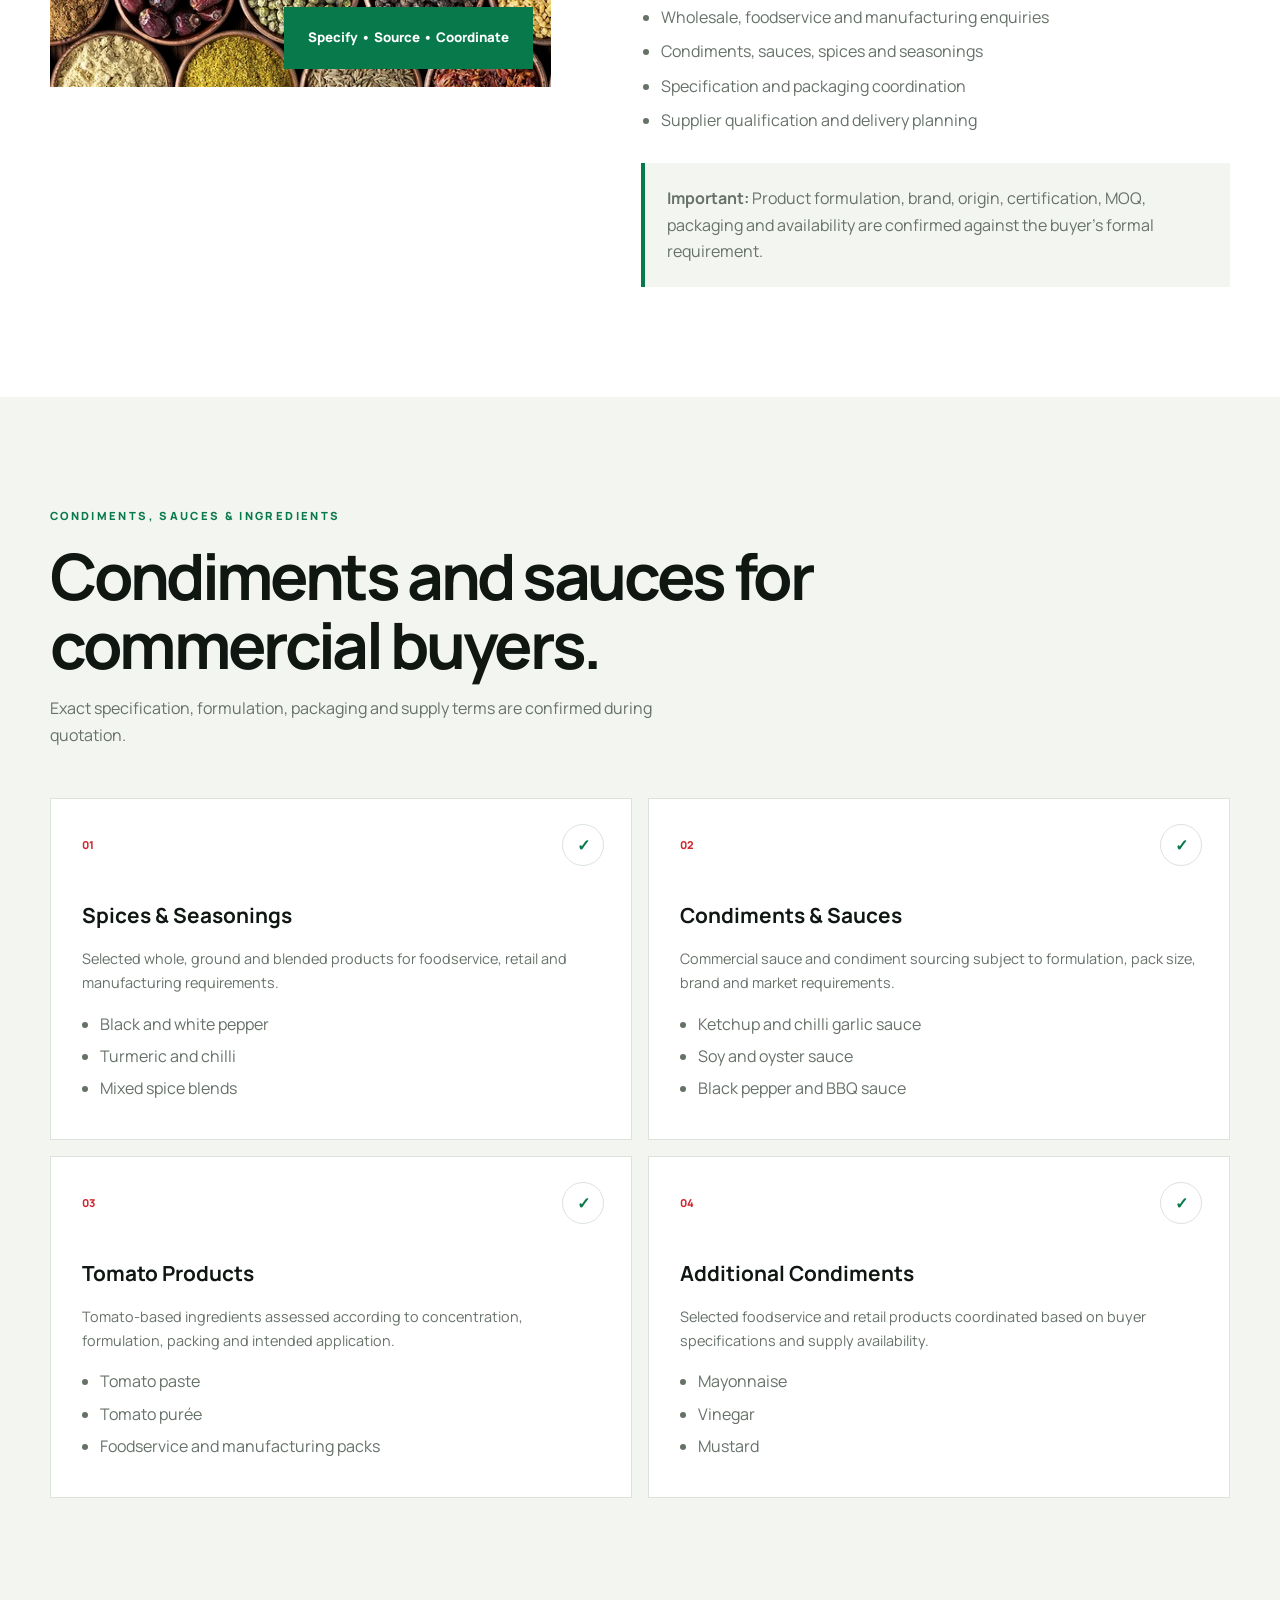
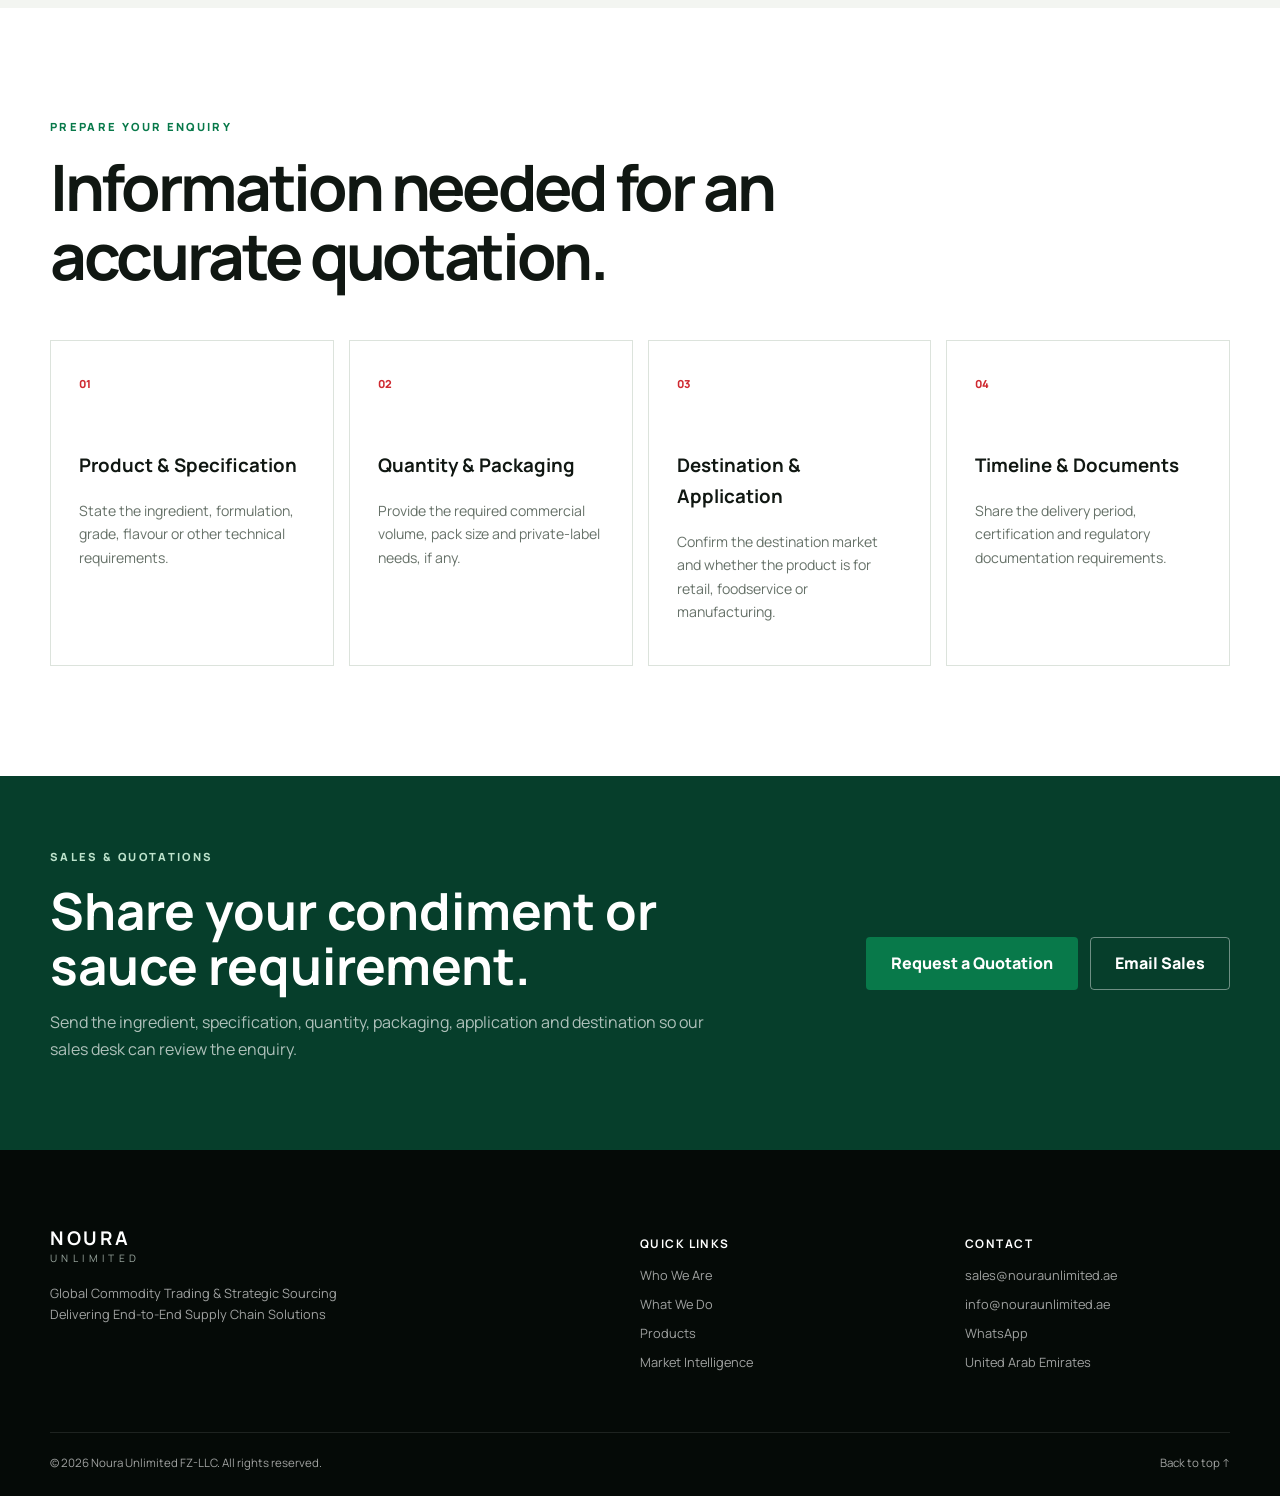
<file: products/food-ingredients/index.html>
<!doctype html>
<html lang="en">
<head>
  <meta charset="utf-8">
  <meta name="viewport" content="width=device-width, initial-scale=1">
  <meta name="theme-color" content="#081710">

  <meta name="description" content="Source wholesale condiments and sauces including ketchup, chili garlic, soy, oyster, BBQ, mayonnaise, vinegar and mustard for UAE and GCC markets.">
  <meta name="robots" content="index, follow, max-image-preview:large">
  <meta name="author" content="Noura Unlimited FZ-LLC">

  <meta property="og:type" content="website">
  <meta property="og:site_name" content="Noura Unlimited">
  <meta property="og:title" content="Wholesale Condiments and Sauces Supplier UAE | Noura Unlimited">
  <meta property="og:description" content="Commercial sourcing of condiments, sauces, spices and seasonings for foodservice, retail and manufacturing buyers across the UAE and GCC.">
  <meta property="og:url" content="https://nouraunlimited.ae/products/food-ingredients/">
  <meta property="og:image" content="https://nouraunlimited.ae/assets/food-ingredients.png">
  <meta property="og:locale" content="en_AE">

  <meta name="twitter:card" content="summary_large_image">

  <link rel="canonical" href="https://nouraunlimited.ae/products/food-ingredients/">

  <title>Wholesale Condiments and Sauces Supplier UAE | Noura Unlimited</title>

  <script type="application/ld+json">
  {
    "@context": "https://schema.org",
    "@graph": [
      {
        "@type": "WebPage",
        "@id": "https://nouraunlimited.ae/products/food-ingredients/#webpage",
        "url": "https://nouraunlimited.ae/products/food-ingredients/",
        "name": "Wholesale Condiments and Sauces Supplier UAE",
        "description": "Commercial sourcing of condiments, sauces, spices and seasonings for foodservice, retail and manufacturing buyers across the UAE and GCC.",
        "about": {
          "@id": "https://nouraunlimited.ae/#organization"
        }
      },
      {
        "@type": "BreadcrumbList",
        "itemListElement": [
          {
            "@type": "ListItem",
            "position": 1,
            "name": "Home",
            "item": "https://nouraunlimited.ae/"
          },
          {
            "@type": "ListItem",
            "position": 2,
            "name": "Food Ingredients",
            "item": "https://nouraunlimited.ae/products/food-ingredients/"
          }
        ]
      }
    ]
  }
  </script>

  <link rel="preconnect" href="https://fonts.googleapis.com">
  <link rel="preconnect" href="https://fonts.gstatic.com" crossorigin>

  <link href="https://fonts.googleapis.com/css2?family=Manrope:wght@400;500;600;700;800&amp;display=swap" rel="stylesheet">

  <link rel="stylesheet" href="../../style.css">

  <style>
    .ingredients-page .hero {
      min-height: 680px;
    }

    .ingredients-page .hero-media {
      background-image: url('../../assets/food-ingredients.png');
      background-position: center;
    }

    .ingredients-page .hero-overlay {
      background: linear-gradient(
        90deg,
        rgba(4, 15, 9, .96) 0%,
        rgba(4, 15, 9, .82) 48%,
        rgba(4, 15, 9, .3) 100%
      );
    }

    .ingredients-page .hero h1 {
      font-size: clamp(3rem, 6.5vw, 5.8rem);
    }

    .breadcrumb {
      margin: 0 0 22px;
      font-size: .72rem;
      letter-spacing: .08em;
      text-transform: uppercase;
      color: rgba(255, 255, 255, .66);
    }

    .breadcrumb a:hover {
      color: #fff;
    }

    .ingredients-page .about-copy ul {
      padding-left: 20px;
      color: var(--muted);
    }

    .ingredients-page .about-copy li {
      margin: 8px 0;
    }

    .ingredients-page .about-image img {
      object-fit: cover;
    }

    .supply-note {
      margin-top: 30px;
      padding: 22px;
      border-left: 4px solid var(--green);
      background: var(--soft);
      color: var(--muted);
    }

    .ingredients-page .capability-grid {
      grid-template-columns: repeat(2, 1fr);
    }

    .ingredients-page .capability-card {
      min-height: 330px;
    }

    .ingredients-page .capability-card h3 {
      margin-top: 42px;
    }

    .ingredients-page .capability-card ul {
      padding-left: 18px;
      margin: 16px 0 0;
      color: var(--muted);
    }

    .ingredients-page .capability-card li {
      margin: 6px 0;
    }

    .quote-band {
      background: var(--green-dark);
      color: #fff;
      padding: 72px 0;
    }

    .quote-band .container {
      display: flex;
      align-items: center;
      justify-content: space-between;
      gap: 35px;
    }

    .quote-band h2 {
      font-size: clamp(2rem, 4vw, 3.6rem);
      line-height: 1.08;
      margin: 0;
      max-width: 720px;
    }

    .quote-band p {
      color: rgba(255, 255, 255, .68);
      max-width: 680px;
    }

    .quote-actions {
      display: flex;
      gap: 12px;
      flex-wrap: wrap;
    }

    .quote-actions .btn-ghost {
      white-space: nowrap;
    }

    @media (max-width: 780px) {
      .ingredients-page .hero {
        min-height: 620px;
      }

      .ingredients-page .capability-grid {
        grid-template-columns: 1fr;
      }

      .quote-band .container {
        align-items: flex-start;
        flex-direction: column;
      }
    }
  </style>
</head>

<body class="ingredients-page">

<a class="skip-link" href="#main">Skip to content</a>

<header class="site-header" id="top">
  <div class="container nav-wrap">

    <a class="brand" href="/" aria-label="Noura Unlimited home">
      <svg class="brand-logo" viewBox="0 0 120 60" aria-hidden="true">
        <path d="M58 29C45 11 30 7 19 14 7 22 8 40 21 47c12 7 27 0 39-18 12-18 27-25 39-18 13 8 14 26 2 34-11 7-27 3-40-15" fill="none" stroke="#0a7a4b" stroke-width="10" stroke-linecap="round"/>
        <path d="M61 30c13 18 29 22 40 15 12-8 11-26-2-34-12-7-27 0-39 18-12 18-27 25-39 18C8 40 7 22 19 14c11-7 26-3 39 15" fill="none" stroke="#d3292f" stroke-width="10" stroke-linecap="round" stroke-dasharray="72 200" stroke-dashoffset="-69"/>
        <path d="M57 26c3 3 5 5 8 8" stroke="#fff" stroke-width="6" stroke-linecap="round"/>
      </svg>

      <span class="brand-copy">
        <strong>NOURA</strong>
        <span>UNLIMITED</span>
      </span>
    </a>

    <button class="menu-toggle" type="button" aria-expanded="false" aria-controls="primary-nav" aria-label="Open navigation">
      <span></span>
      <span></span>
      <span></span>
    </button>

    <nav class="nav-links" id="primary-nav" aria-label="Primary navigation">
      <a href="/#about">Who We Are</a>
      <a href="/#capabilities">What We Do</a>
      <a href="/#products">Products</a>
      <a href="/#intelligence">Market Intelligence</a>
      <a href="/#contact">Contact</a>
      <a class="nav-cta" href="/#rfq">Request a Quotation</a>
    </nav>

  </div>
</header>

<main id="main">

  <section class="hero">
    <div class="hero-media"></div>
    <div class="hero-overlay"></div>

    <div class="container hero-content">

      <p class="breadcrumb">
        <a href="/">Home</a> / Products / Food Ingredients
      </p>

      <p class="eyebrow light">
        Condiments &amp; Sauces • Commercial Supply
      </p>

      <h1>
        Wholesale Condiments &amp; Sauces
        <br>
        <span>for UAE &amp; GCC Markets</span>
      </h1>

      <p class="hero-tagline">
        Condiment and sauce sourcing for foodservice, retail and manufacturing buyers.
      </p>

      <p class="hero-copy">
        Noura Unlimited coordinates spices, seasonings, sauces, condiments,
        tomato products and selected food ingredients according to each
        buyer's commercial requirement.
      </p>

      <div class="hero-actions">
        <a class="btn btn-primary" href="/#rfq">
          Request a Quotation
        </a>

        <a class="btn btn-ghost"
           href="https://wa.me/971556058142?text=Hello%20Noura%20Unlimited,%20I%20would%20like%20to%20enquire%20about%20wholesale%20condiments%20and%20sauces."
           target="_blank"
           rel="noopener">
          Enquire on WhatsApp
        </a>
      </div>

      <div class="hero-proof">
        <span>B2B Supply</span>
        <span>UAE &amp; GCC</span>
        <span>Foodservice • Manufacturing</span>
      </div>

    </div>
  </section>

  <section class="section">
    <div class="container about-layout">

      <div class="about-image reveal">
        <img src="../../assets/food-ingredients.png"
             alt="Spices and selected food ingredients for commercial supply">

        <div class="image-caption">
          Specify • Source • Coordinate
        </div>
      </div>

      <div class="about-copy reveal">
        <p class="eyebrow">Condiment &amp; Sauce Sourcing</p>

        <h2>Matched to your product and market requirements.</h2>

        <p class="lead">
          We assess the ingredient type, specification, packaging, quantity,
          destination and required documentation before confirming supply
          options.
        </p>

        <p>
          Noura Unlimited supports commercial buyers seeking selected food
          ingredients for distribution, foodservice, retail and manufacturing
          applications. Requirements are reviewed individually because
          formulations, grades, flavours, packing formats, private-label
          needs and regulatory documentation vary by market.
        </p>

        <ul>
          <li>Wholesale, foodservice and manufacturing enquiries</li>
          <li>Condiments, sauces, spices and seasonings</li>
          <li>Specification and packaging coordination</li>
          <li>Supplier qualification and delivery planning</li>
        </ul>

        <div class="supply-note">
          <strong>Important:</strong> Product formulation, brand, origin,
          certification, MOQ, packaging and availability are confirmed
          against the buyer's formal requirement.
        </div>
      </div>

    </div>
  </section>

  <section class="section section-soft">
    <div class="container">

      <div class="section-heading reveal">
        <p class="eyebrow">Condiments, Sauces &amp; Ingredients</p>
        <h2>Condiments and sauces for commercial buyers.</h2>

        <p>
          Exact specification, formulation, packaging and supply terms are
          confirmed during quotation.
        </p>
      </div>

      <div class="capability-grid">

        <article class="capability-card reveal">
          <span>01</span>
          <div class="cap-icon">✓</div>
          <h3>Spices &amp; Seasonings</h3>

          <p>
            Selected whole, ground and blended products for foodservice,
            retail and manufacturing requirements.
          </p>

          <ul>
            <li>Black and white pepper</li>
            <li>Turmeric and chilli</li>
            <li>Mixed spice blends</li>
          </ul>
        </article>

        <article class="capability-card reveal">
          <span>02</span>
          <div class="cap-icon">✓</div>
          <h3>Condiments &amp; Sauces</h3>

          <p>
            Commercial sauce and condiment sourcing subject to formulation,
            pack size, brand and market requirements.
          </p>

          <ul>
            <li>Ketchup and chilli garlic sauce</li>
            <li>Soy and oyster sauce</li>
            <li>Black pepper and BBQ sauce</li>
          </ul>
        </article>

        <article class="capability-card reveal">
          <span>03</span>
          <div class="cap-icon">✓</div>
          <h3>Tomato Products</h3>

          <p>
            Tomato-based ingredients assessed according to concentration,
            formulation, packing and intended application.
          </p>

          <ul>
            <li>Tomato paste</li>
            <li>Tomato purée</li>
            <li>Foodservice and manufacturing packs</li>
          </ul>
        </article>

        <article class="capability-card reveal">
          <span>04</span>
          <div class="cap-icon">✓</div>
          <h3>Additional Condiments</h3>

          <p>
            Selected foodservice and retail products coordinated based on
            buyer specifications and supply availability.
          </p>

          <ul>
            <li>Mayonnaise</li>
            <li>Vinegar</li>
            <li>Mustard</li>
          </ul>
        </article>

      </div>
    </div>
  </section>

  <section class="section trusted-process">
    <div class="container">

      <div class="section-heading reveal">
        <p class="eyebrow">Prepare Your Enquiry</p>
        <h2>Information needed for an accurate quotation.</h2>
      </div>

      <ol class="steps reveal">

        <li>
          <span>01</span>
          <div>
            <h3>Product &amp; Specification</h3>
            <p>
              State the ingredient, formulation, grade, flavour or other
              technical requirements.
            </p>
          </div>
        </li>

        <li>
          <span>02</span>
          <div>
            <h3>Quantity &amp; Packaging</h3>
            <p>
              Provide the required commercial volume, pack size and
              private-label needs, if any.
            </p>
          </div>
        </li>

        <li>
          <span>03</span>
          <div>
            <h3>Destination &amp; Application</h3>
            <p>
              Confirm the destination market and whether the product is for
              retail, foodservice or manufacturing.
            </p>
          </div>
        </li>

        <li>
          <span>04</span>
          <div>
            <h3>Timeline &amp; Documents</h3>
            <p>
              Share the delivery period, certification and regulatory
              documentation requirements.
            </p>
          </div>
        </li>

      </ol>
    </div>
  </section>

  <section class="quote-band">
    <div class="container">

      <div>
        <p class="eyebrow light">Sales &amp; Quotations</p>
        <h2>Share your condiment or sauce requirement.</h2>

        <p>
          Send the ingredient, specification, quantity, packaging,
          application and destination so our sales desk can review the
          enquiry.
        </p>
      </div>

      <div class="quote-actions">
        <a class="btn btn-primary" href="/#rfq">
          Request a Quotation
        </a>

        <a class="btn btn-ghost"
           href="mailto:sales@nouraunlimited.ae?subject=Wholesale%20condiments%20and%20sauces%20Enquiry">
          Email Sales
        </a>
      </div>

    </div>
  </section>

</main>

<footer class="site-footer">
  <div class="container footer-grid">

    <div class="footer-brand">
      <a class="brand brand-footer" href="/">
        <span class="brand-copy">
          <strong>NOURA</strong>
          <span>UNLIMITED</span>
        </span>
      </a>

      <p>
        Global Commodity Trading &amp; Strategic Sourcing
        <br>
        Delivering End-to-End Supply Chain Solutions
      </p>
    </div>

    <div>
      <h3>Quick Links</h3>
      <a href="/#about">Who We Are</a>
      <a href="/#capabilities">What We Do</a>
      <a href="/#products">Products</a>
      <a href="/#intelligence">Market Intelligence</a>
    </div>

    <div>
      <h3>Contact</h3>

      <a href="mailto:sales@nouraunlimited.ae">
        sales@nouraunlimited.ae
      </a>

      <a href="mailto:info@nouraunlimited.ae">
        info@nouraunlimited.ae
      </a>

      <a href="https://wa.me/971556058142"
         target="_blank"
         rel="noopener">
        WhatsApp
      </a>

      <span>United Arab Emirates</span>
    </div>

  </div>

  <div class="container footer-bottom">
    <span>
      © <span id="year"></span> Noura Unlimited FZ-LLC. All rights reserved.
    </span>

    <a href="#top">Back to top ↑</a>
  </div>
</footer>

<a class="whatsapp-float"
   href="https://wa.me/971556058142?text=Hello%20Noura%20Unlimited,%20I%20would%20like%20to%20enquire%20about%20wholesale%20condiments%20and%20sauces."
   target="_blank"
   rel="noopener"
   aria-label="Enquire about Wholesale Condiments &amp; Sauces on WhatsApp">

  <svg viewBox="0 0 32 32" aria-hidden="true">
    <path d="M16 3a12.7 12.7 0 0 0-10.9 19.2L3.4 28.5l6.5-1.7A12.7 12.7 0 1 0 16 3Zm0 2.3a10.4 10.4 0 1 1-5.3 19.3l-.8-.5-3.4.9.9-3.3-.5-.8A10.4 10.4 0 0 1 16 5.3Zm-5.2 5.2c-.3 0-.7.1-.9.4-.3.3-1.2 1.1-1.2 2.8s1.2 3.3 1.4 3.5c.2.2 2.4 3.8 5.9 5.1 2.9 1.1 3.5.9 4.1.8.6-.1 2-.8 2.3-1.6.3-.8.3-1.5.2-1.6-.1-.2-.3-.2-.7-.4l-2.3-1.1c-.3-.1-.6-.2-.8.2l-1 1.2c-.2.3-.4.3-.8.1-2-.9-3.3-2.9-3.4-3.1-.2-.3 0-.5.1-.6l.6-.7c.2-.2.3-.4.4-.6.1-.2 0-.5 0-.7l-1-2.4c-.3-.7-.6-.7-.9-.7h-.8Z"/>
  </svg>

</a>

<script src="../../script.js"></script>
</body>
</html>
</file>
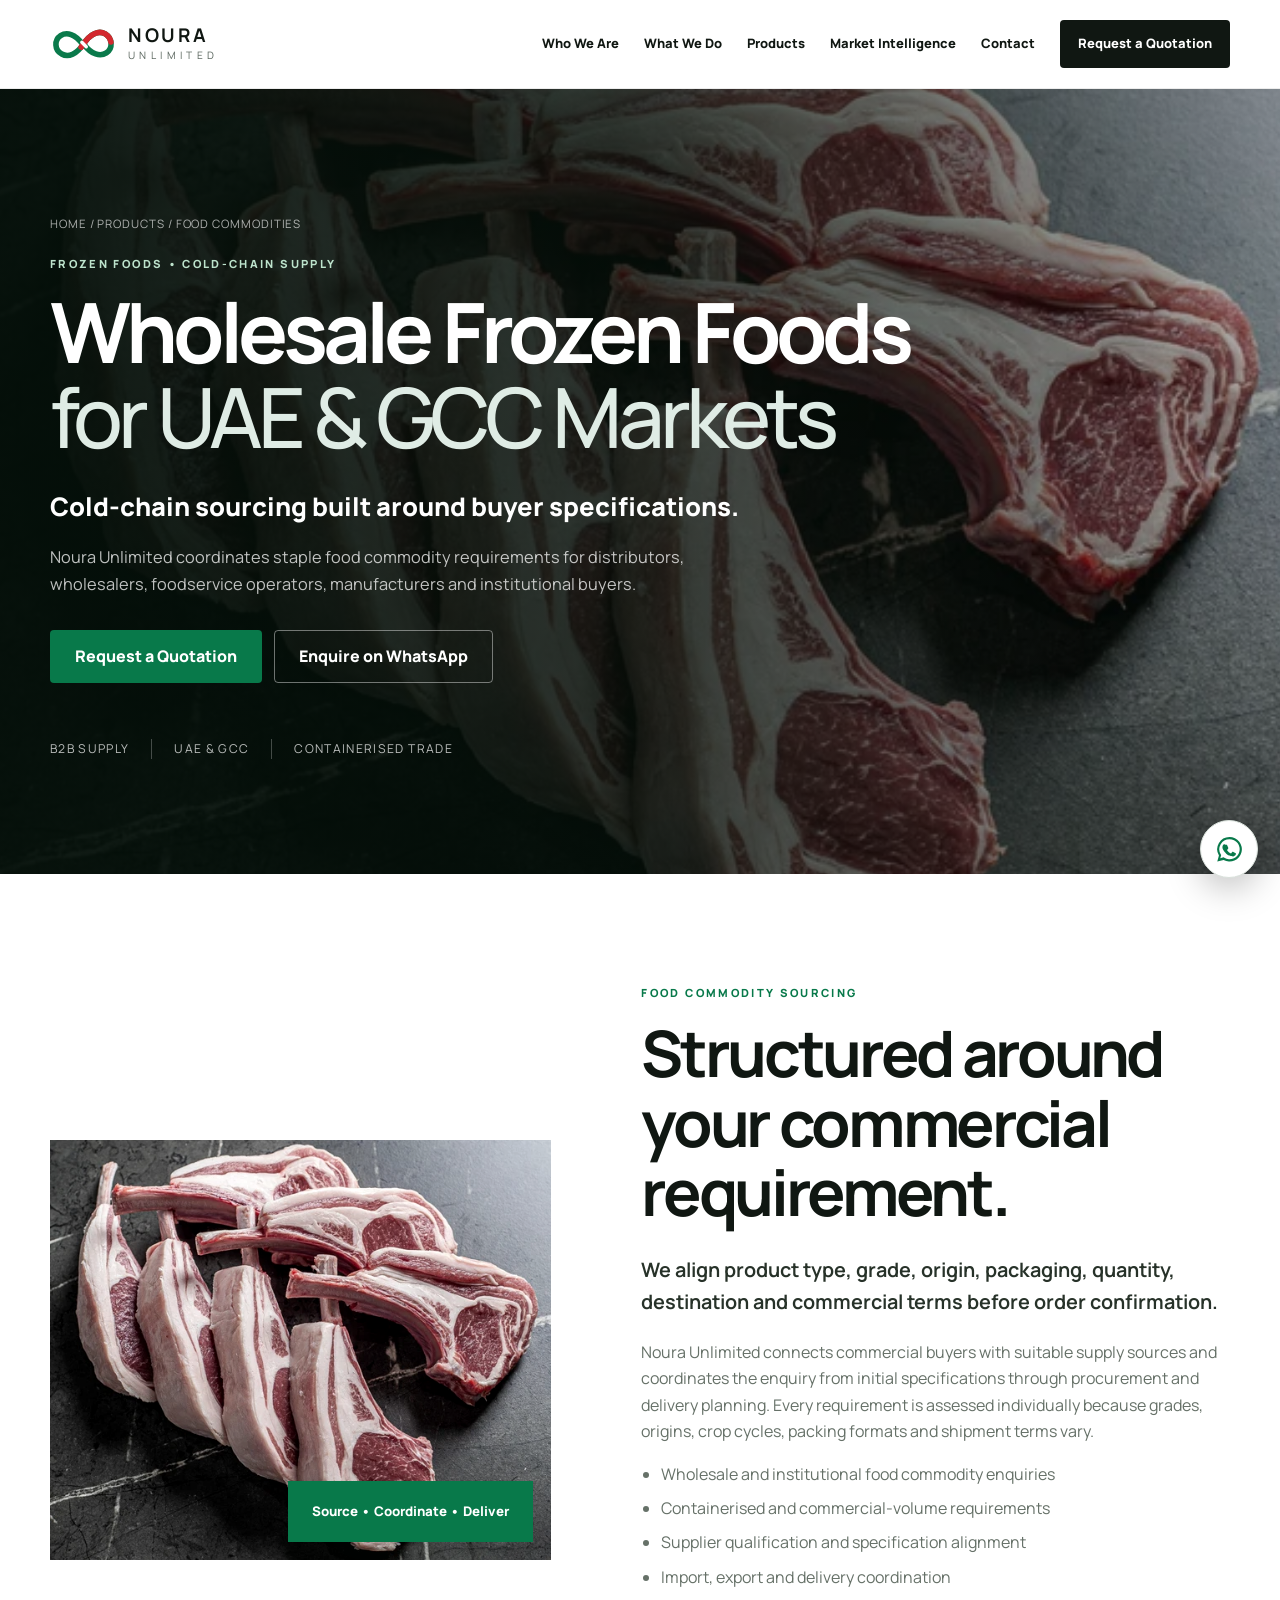
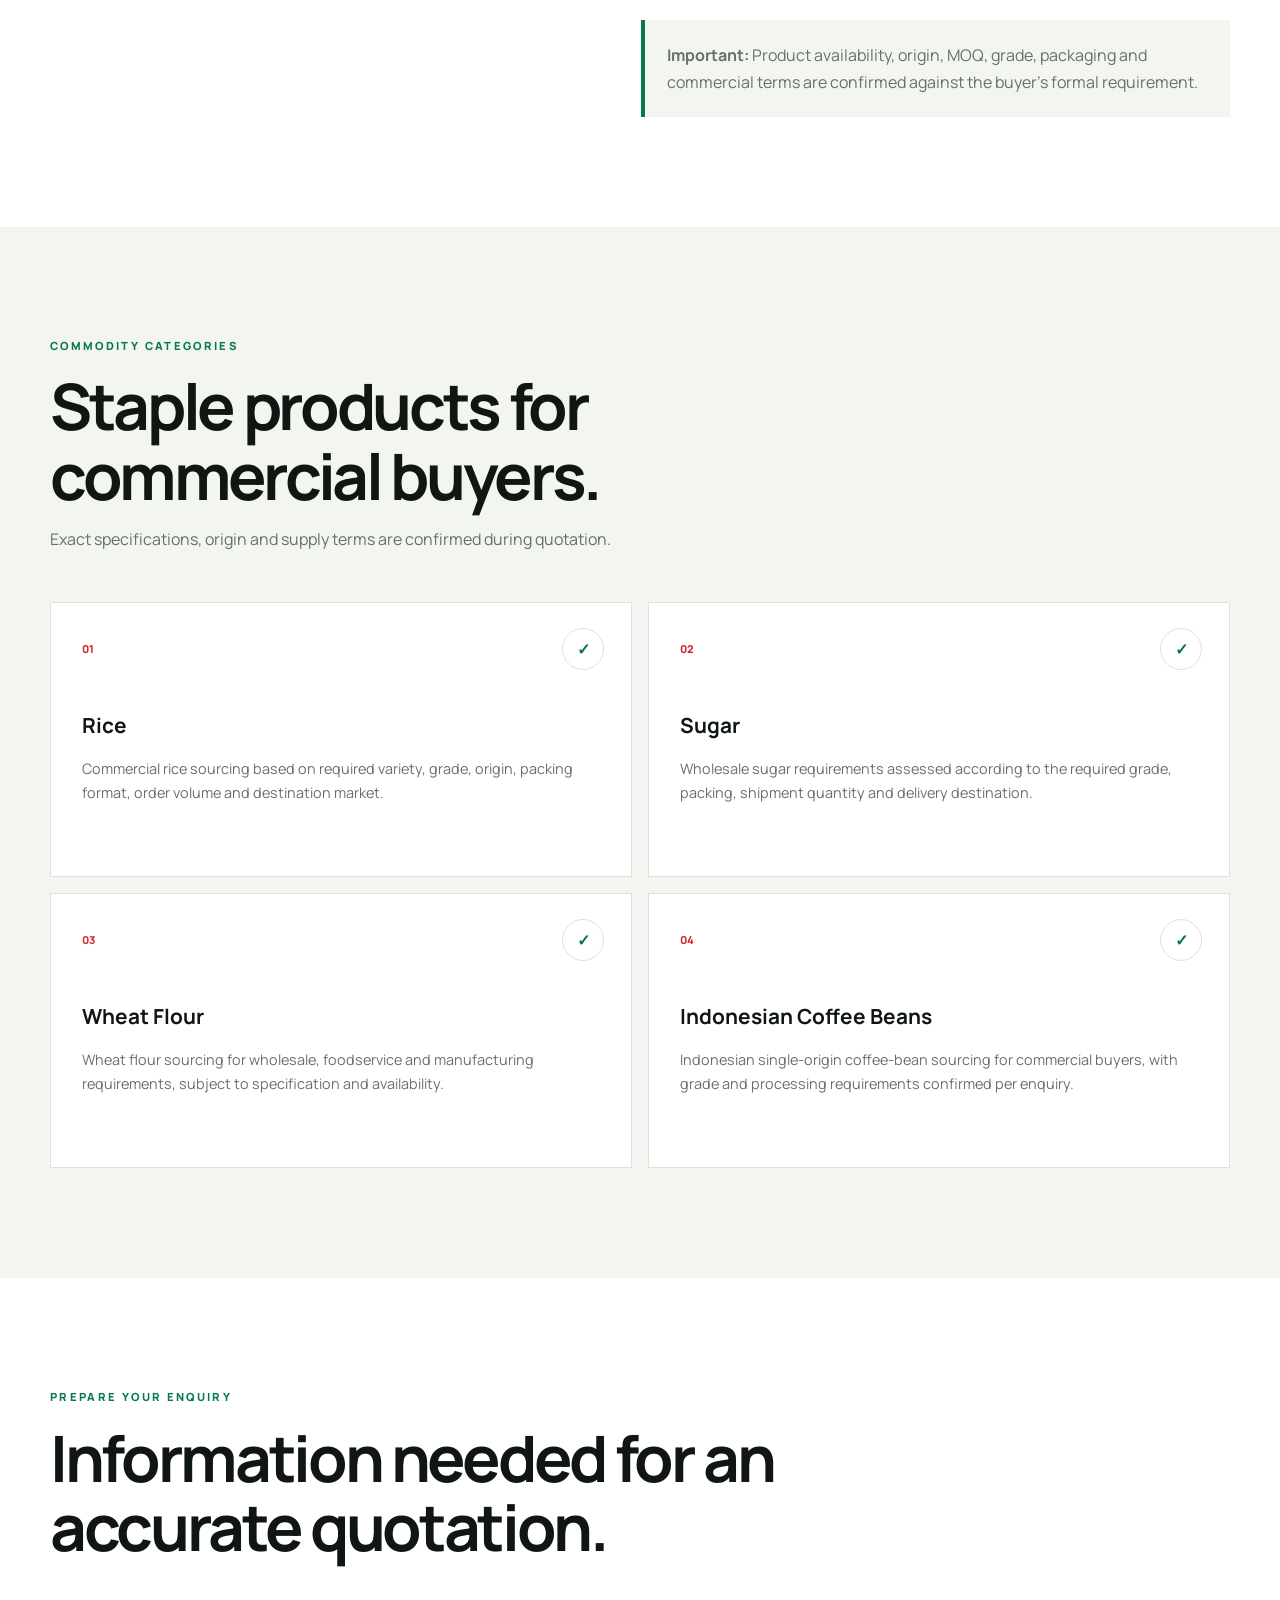
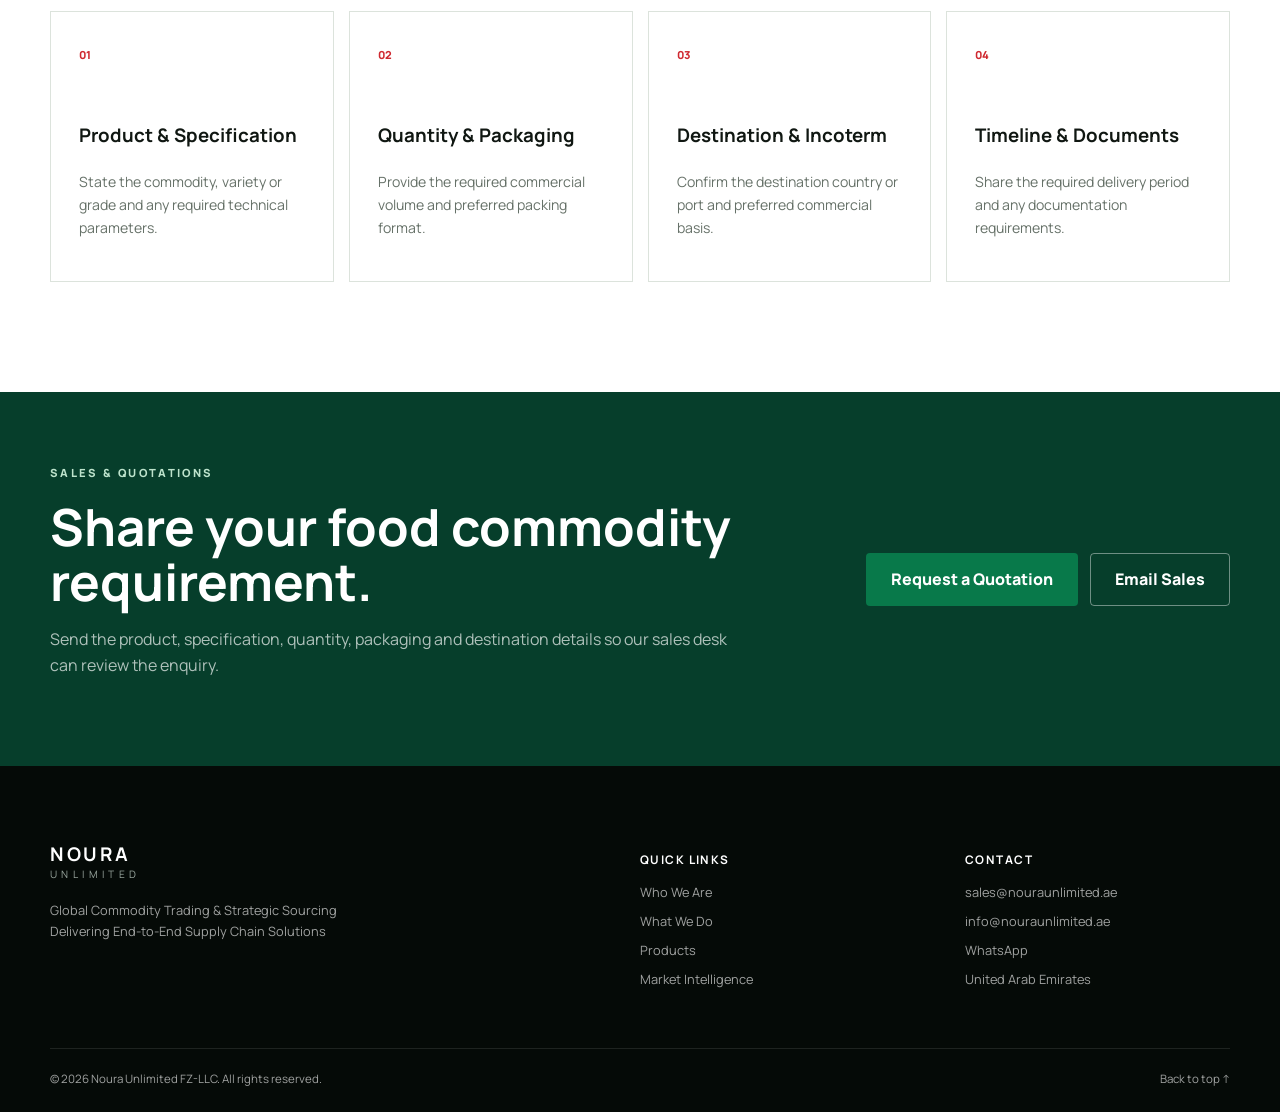
<file: products/frozen-foods/index.html>
<!doctype html>
<html lang="en">
<head>
  <meta charset="utf-8">
  <meta name="viewport" content="width=device-width, initial-scale=1">
  <meta name="theme-color" content="#081710">

  <meta name="description" content="Source frozen poultry, beef, fish and seafood for UAE and GCC markets with coordinated cold-chain supply.">
  <meta name="robots" content="index, follow, max-image-preview:large">
  <meta name="author" content="Noura Unlimited FZ-LLC">

  <meta property="og:type" content="website">
  <meta property="og:site_name" content="Noura Unlimited">
  <meta property="og:title" content="Wholesale Frozen Foods Supplier UAE | Noura Unlimited">
  <meta property="og:description" content="Frozen poultry, beef, fish and seafood sourcing for UAE and GCC buyers, with coordinated cold-chain supply.">
  <meta property="og:url" content="https://nouraunlimited.ae/products/frozen-foods/">
  <meta property="og:image" content="https://nouraunlimited.ae/assets/frozen-foods.png">
  <meta property="og:locale" content="en_AE">

  <meta name="twitter:card" content="summary_large_image">

  <link rel="canonical" href="https://nouraunlimited.ae/products/frozen-foods/">

  <title>Wholesale Frozen Foods Supplier UAE | Noura Unlimited</title>

  <script type="application/ld+json">
  {
    "@context": "https://schema.org",
    "@graph": [
      {
        "@type": "WebPage",
        "@id": "https://nouraunlimited.ae/products/frozen-foods/#webpage",
        "url": "https://nouraunlimited.ae/products/frozen-foods/",
        "name": "Wholesale Frozen Foods Supplier UAE",
        "description": "Frozen poultry, beef, fish and seafood sourcing for UAE and GCC buyers, with coordinated cold-chain supply.",
        "about": {
          "@id": "https://nouraunlimited.ae/#organization"
        }
      },
      {
        "@type": "BreadcrumbList",
        "itemListElement": [
          {
            "@type": "ListItem",
            "position": 1,
            "name": "Home",
            "item": "https://nouraunlimited.ae/"
          },
          {
            "@type": "ListItem",
            "position": 2,
            "name": "Frozen Foods",
            "item": "https://nouraunlimited.ae/products/frozen-foods/"
          }
        ]
      }
    ]
  }
  </script>

  <link rel="preconnect" href="https://fonts.googleapis.com">
  <link rel="preconnect" href="https://fonts.gstatic.com" crossorigin>
  <link href="https://fonts.googleapis.com/css2?family=Manrope:wght@400;500;600;700;800&amp;display=swap" rel="stylesheet">
  <link rel="stylesheet" href="../../style.css">

  <style>
    .food-page .hero {
      min-height: 680px;
    }

    .food-page .hero-media {
      background-image: url('../../assets/frozen-foods.png');
      background-position: center;
    }

    .food-page .hero-overlay {
      background: linear-gradient(
        90deg,
        rgba(4, 15, 9, .96) 0%,
        rgba(4, 15, 9, .82) 48%,
        rgba(4, 15, 9, .3) 100%
      );
    }

    .food-page .hero h1 {
      font-size: clamp(3rem, 6.5vw, 5.8rem);
    }

    .breadcrumb {
      margin: 0 0 22px;
      font-size: .72rem;
      letter-spacing: .08em;
      text-transform: uppercase;
      color: rgba(255, 255, 255, .66);
    }

    .breadcrumb a:hover {
      color: #fff;
    }

    .food-page .about-copy ul {
      padding-left: 20px;
      color: var(--muted);
    }

    .food-page .about-copy li {
      margin: 8px 0;
    }

    .food-page .about-image img {
      object-fit: cover;
    }

    .supply-note {
      margin-top: 30px;
      padding: 22px;
      border-left: 4px solid var(--green);
      background: var(--soft);
      color: var(--muted);
    }

    .food-page .capability-grid {
      grid-template-columns: repeat(2, 1fr);
    }

    .food-page .capability-card {
      min-height: 275px;
    }

    .food-page .capability-card h3 {
      margin-top: 48px;
    }

    .quote-band {
      background: var(--green-dark);
      color: #fff;
      padding: 72px 0;
    }

    .quote-band .container {
      display: flex;
      align-items: center;
      justify-content: space-between;
      gap: 35px;
    }

    .quote-band h2 {
      font-size: clamp(2rem, 4vw, 3.6rem);
      line-height: 1.08;
      margin: 0;
      max-width: 720px;
    }

    .quote-band p {
      color: rgba(255, 255, 255, .68);
      max-width: 680px;
    }

    .quote-actions {
      display: flex;
      gap: 12px;
      flex-wrap: wrap;
    }

    .quote-actions .btn-ghost {
      white-space: nowrap;
    }

    @media (max-width: 780px) {
      .food-page .hero {
        min-height: 620px;
      }

      .food-page .capability-grid {
        grid-template-columns: 1fr;
      }

      .quote-band .container {
        align-items: flex-start;
        flex-direction: column;
      }
    }
  </style>
</head>

<body class="food-page">

<a class="skip-link" href="#main">Skip to content</a>

<header class="site-header" id="top">
  <div class="container nav-wrap">

    <a class="brand" href="/" aria-label="Noura Unlimited home">
      <svg class="brand-logo" viewBox="0 0 120 60" aria-hidden="true">
        <path d="M58 29C45 11 30 7 19 14 7 22 8 40 21 47c12 7 27 0 39-18 12-18 27-25 39-18 13 8 14 26 2 34-11 7-27 3-40-15" fill="none" stroke="#0a7a4b" stroke-width="10" stroke-linecap="round"/>
        <path d="M61 30c13 18 29 22 40 15 12-8 11-26-2-34-12-7-27 0-39 18-12 18-27 25-39 18C8 40 7 22 19 14c11-7 26-3 39 15" fill="none" stroke="#d3292f" stroke-width="10" stroke-linecap="round" stroke-dasharray="72 200" stroke-dashoffset="-69"/>
        <path d="M57 26c3 3 5 5 8 8" stroke="#fff" stroke-width="6" stroke-linecap="round"/>
      </svg>

      <span class="brand-copy">
        <strong>NOURA</strong>
        <span>UNLIMITED</span>
      </span>
    </a>

    <button class="menu-toggle" type="button" aria-expanded="false" aria-controls="primary-nav" aria-label="Open navigation">
      <span></span>
      <span></span>
      <span></span>
    </button>

    <nav class="nav-links" id="primary-nav" aria-label="Primary navigation">
      <a href="/#about">Who We Are</a>
      <a href="/#capabilities">What We Do</a>
      <a href="/#products">Products</a>
      <a href="/#intelligence">Market Intelligence</a>
      <a href="/#contact">Contact</a>
      <a class="nav-cta" href="/#rfq">Request a Quotation</a>
    </nav>

  </div>
</header>

<main id="main">

  <section class="hero">
    <div class="hero-media"></div>
    <div class="hero-overlay"></div>

    <div class="container hero-content">
      <p class="breadcrumb">
        <a href="/">Home</a> / Products / Food Commodities
      </p>

      <p class="eyebrow light">Frozen Foods • Cold-Chain Supply</p>

      <h1>
        Wholesale Frozen Foods
        <br>
        <span>for UAE &amp; GCC Markets</span>
      </h1>

      <p class="hero-tagline">
        Cold-chain sourcing built around buyer specifications.
      </p>

      <p class="hero-copy">
        Noura Unlimited coordinates staple food commodity requirements for
        distributors, wholesalers, foodservice operators, manufacturers and
        institutional buyers.
      </p>

      <div class="hero-actions">
        <a class="btn btn-primary" href="/#rfq">Request a Quotation</a>

        <a class="btn btn-ghost"
           href="https://wa.me/971556058142?text=Hello%20Noura%20Unlimited,%20I%20would%20like%20to%20enquire%20about%20wholesale%20food%20commodities."
           target="_blank"
           rel="noopener">
          Enquire on WhatsApp
        </a>
      </div>

      <div class="hero-proof">
        <span>B2B Supply</span>
        <span>UAE &amp; GCC</span>
        <span>Containerised Trade</span>
      </div>
    </div>
  </section>

  <section class="section">
    <div class="container about-layout">

      <div class="about-image reveal">
        <img src="../../assets/frozen-foods.png"
             alt="Rice and agricultural food commodities for wholesale supply">

        <div class="image-caption">
          Source • Coordinate • Deliver
        </div>
      </div>

      <div class="about-copy reveal">
        <p class="eyebrow">Food Commodity Sourcing</p>

        <h2>Structured around your commercial requirement.</h2>

        <p class="lead">
          We align product type, grade, origin, packaging, quantity,
          destination and commercial terms before order confirmation.
        </p>

        <p>
          Noura Unlimited connects commercial buyers with suitable supply
          sources and coordinates the enquiry from initial specifications
          through procurement and delivery planning. Every requirement is
          assessed individually because grades, origins, crop cycles, packing
          formats and shipment terms vary.
        </p>

        <ul>
          <li>Wholesale and institutional food commodity enquiries</li>
          <li>Containerised and commercial-volume requirements</li>
          <li>Supplier qualification and specification alignment</li>
          <li>Import, export and delivery coordination</li>
        </ul>

        <div class="supply-note">
          <strong>Important:</strong> Product availability, origin, MOQ,
          grade, packaging and commercial terms are confirmed against the
          buyer's formal requirement.
        </div>
      </div>

    </div>
  </section>

  <section class="section section-soft">
    <div class="container">

      <div class="section-heading reveal">
        <p class="eyebrow">Commodity Categories</p>
        <h2>Staple products for commercial buyers.</h2>
        <p>
          Exact specifications, origin and supply terms are confirmed during
          quotation.
        </p>
      </div>

      <div class="capability-grid">

        <article class="capability-card reveal">
          <span>01</span>
          <div class="cap-icon">✓</div>
          <h3>Rice</h3>
          <p>
            Commercial rice sourcing based on required variety, grade,
            origin, packing format, order volume and destination market.
          </p>
        </article>

        <article class="capability-card reveal">
          <span>02</span>
          <div class="cap-icon">✓</div>
          <h3>Sugar</h3>
          <p>
            Wholesale sugar requirements assessed according to the required
            grade, packing, shipment quantity and delivery destination.
          </p>
        </article>

        <article class="capability-card reveal">
          <span>03</span>
          <div class="cap-icon">✓</div>
          <h3>Wheat Flour</h3>
          <p>
            Wheat flour sourcing for wholesale, foodservice and manufacturing
            requirements, subject to specification and availability.
          </p>
        </article>

        <article class="capability-card reveal">
          <span>04</span>
          <div class="cap-icon">✓</div>
          <h3>Indonesian Coffee Beans</h3>
          <p>
            Indonesian single-origin coffee-bean sourcing for commercial
            buyers, with grade and processing requirements confirmed per
            enquiry.
          </p>
        </article>

      </div>
    </div>
  </section>

  <section class="section trusted-process">
    <div class="container">

      <div class="section-heading reveal">
        <p class="eyebrow">Prepare Your Enquiry</p>
        <h2>Information needed for an accurate quotation.</h2>
      </div>

      <ol class="steps reveal">

        <li>
          <span>01</span>
          <div>
            <h3>Product &amp; Specification</h3>
            <p>
              State the commodity, variety or grade and any required
              technical parameters.
            </p>
          </div>
        </li>

        <li>
          <span>02</span>
          <div>
            <h3>Quantity &amp; Packaging</h3>
            <p>
              Provide the required commercial volume and preferred packing
              format.
            </p>
          </div>
        </li>

        <li>
          <span>03</span>
          <div>
            <h3>Destination &amp; Incoterm</h3>
            <p>
              Confirm the destination country or port and preferred
              commercial basis.
            </p>
          </div>
        </li>

        <li>
          <span>04</span>
          <div>
            <h3>Timeline &amp; Documents</h3>
            <p>
              Share the required delivery period and any documentation
              requirements.
            </p>
          </div>
        </li>

      </ol>
    </div>
  </section>

  <section class="quote-band">
    <div class="container">

      <div>
        <p class="eyebrow light">Sales &amp; Quotations</p>
        <h2>Share your food commodity requirement.</h2>
        <p>
          Send the product, specification, quantity, packaging and
          destination details so our sales desk can review the enquiry.
        </p>
      </div>

      <div class="quote-actions">
        <a class="btn btn-primary" href="/#rfq">
          Request a Quotation
        </a>

        <a class="btn btn-ghost"
           href="mailto:sales@nouraunlimited.ae?subject=Wholesale%20Food%20Commodity%20Enquiry">
          Email Sales
        </a>
      </div>

    </div>
  </section>

</main>

<footer class="site-footer">
  <div class="container footer-grid">

    <div class="footer-brand">
      <a class="brand brand-footer" href="/">
        <span class="brand-copy">
          <strong>NOURA</strong>
          <span>UNLIMITED</span>
        </span>
      </a>

      <p>
        Global Commodity Trading &amp; Strategic Sourcing
        <br>
        Delivering End-to-End Supply Chain Solutions
      </p>
    </div>

    <div>
      <h3>Quick Links</h3>
      <a href="/#about">Who We Are</a>
      <a href="/#capabilities">What We Do</a>
      <a href="/#products">Products</a>
      <a href="/#intelligence">Market Intelligence</a>
    </div>

    <div>
      <h3>Contact</h3>
      <a href="mailto:sales@nouraunlimited.ae">
        sales@nouraunlimited.ae
      </a>
      <a href="mailto:info@nouraunlimited.ae">
        info@nouraunlimited.ae
      </a>
      <a href="https://wa.me/971556058142"
         target="_blank"
         rel="noopener">
        WhatsApp
      </a>
      <span>United Arab Emirates</span>
    </div>

  </div>

  <div class="container footer-bottom">
    <span>
      © <span id="year"></span> Noura Unlimited FZ-LLC. All rights reserved.
    </span>
    <a href="#top">Back to top ↑</a>
  </div>
</footer>

<a class="whatsapp-float"
   href="https://wa.me/971556058142?text=Hello%20Noura%20Unlimited,%20I%20would%20like%20to%20enquire%20about%20wholesale%20food%20commodities."
   target="_blank"
   rel="noopener"
   aria-label="Enquire about Wholesale Frozen Foods on WhatsApp">

  <svg viewBox="0 0 32 32" aria-hidden="true">
    <path d="M16 3a12.7 12.7 0 0 0-10.9 19.2L3.4 28.5l6.5-1.7A12.7 12.7 0 1 0 16 3Zm0 2.3a10.4 10.4 0 1 1-5.3 19.3l-.8-.5-3.4.9.9-3.3-.5-.8A10.4 10.4 0 0 1 16 5.3Zm-5.2 5.2c-.3 0-.7.1-.9.4-.3.3-1.2 1.1-1.2 2.8s1.2 3.3 1.4 3.5c.2.2 2.4 3.8 5.9 5.1 2.9 1.1 3.5.9 4.1.8.6-.1 2-.8 2.3-1.6.3-.8.3-1.5.2-1.6-.1-.2-.3-.2-.7-.4l-2.3-1.1c-.3-.1-.6-.2-.8.2l-1 1.2c-.2.3-.4.3-.8.1-2-.9-3.3-2.9-3.4-3.1-.2-.3 0-.5.1-.6l.6-.7c.2-.2.3-.4.4-.6.1-.2 0-.5 0-.7l-1-2.4c-.3-.7-.6-.7-.9-.7h-.8Z"/>
  </svg>

</a>

<script src="../../script.js"></script>
</body>
</html>
</file>
<file: style.css>
:root{--green:#08794a;--green-dark:#063e2b;--red:#cf2930;--ink:#101712;--muted:#667168;--soft:#f3f5f1;--line:#dce3dc;--white:#fff;--dark:#07140e;--shadow:0 28px 80px rgba(7,28,17,.14)}
*{box-sizing:border-box}html{scroll-behavior:smooth;scroll-padding-top:88px}body{margin:0;font-family:"Manrope",sans-serif;color:var(--ink);background:#fff;line-height:1.65}body.menu-open{overflow:hidden}a{color:inherit;text-decoration:none}button,input,select,textarea{font:inherit}.container{width:min(1180px,calc(100% - 40px));margin:auto}.skip-link{position:fixed;left:16px;top:-70px;background:#fff;padding:10px 16px;z-index:999}.skip-link:focus{top:16px}.site-header{position:sticky;top:0;z-index:100;background:rgba(255,255,255,.94);border-bottom:1px solid rgba(17,23,19,.08);backdrop-filter:blur(18px)}.nav-wrap{height:88px;display:flex;align-items:center;justify-content:space-between}.brand{display:inline-flex;align-items:center;gap:11px}.brand-logo{width:67px;height:39px}.brand-copy{line-height:.9}.brand-copy strong,.brand-copy span{display:block}.brand-copy strong{font-size:1.18rem;letter-spacing:.14em}.brand-copy span{font-size:.64rem;letter-spacing:.43em;margin-top:7px;color:#59655d}.nav-links{display:flex;align-items:center;gap:25px;font-size:.81rem;font-weight:800}.nav-links>a{transition:.2s}.nav-links>a:not(.nav-cta):hover{color:var(--green)}.nav-cta{background:var(--ink);color:#fff;padding:13px 18px;border-radius:4px}.nav-cta:hover{background:var(--green)}.menu-toggle{display:none;border:0;background:none;width:42px;height:42px;padding:9px}.menu-toggle span{display:block;height:2px;background:#111;margin:6px 0;transition:.25s}
.hero{position:relative;min-height:790px;display:flex;align-items:center;overflow:hidden;background:#0a1610;color:#fff}.hero-media,.hero-overlay{position:absolute;inset:0}.hero-media{background-image:url('https://images.unsplash.com/photo-1784911544255-8fb8e40d8cea?auto=format&fit=crop&w=2400&q=85');background-size:cover;background-position:center 48%;transform:scale(1.02)}.hero-overlay{background:linear-gradient(90deg,rgba(4,15,9,.94) 0%,rgba(4,15,9,.78) 45%,rgba(4,15,9,.12) 100%),linear-gradient(0deg,rgba(4,15,9,.62),transparent 62%)}.hero-content{position:relative;z-index:3;padding:125px 0 115px}.eyebrow{margin:0 0 16px;color:var(--green);font-size:.7rem;font-weight:800;letter-spacing:.21em;text-transform:uppercase}.eyebrow.light{color:#bde3cc}.hero h1{font-size:clamp(3.2rem,7vw,6.25rem);line-height:1.01;letter-spacing:-.058em;max-width:950px;margin:0}.hero h1 span{font-weight:500;color:#dfece5}.hero-tagline{font-size:clamp(1.16rem,2vw,1.65rem);margin:28px 0 9px;font-weight:800}.hero-copy{max-width:710px;color:rgba(255,255,255,.74);font-size:1.02rem}.hero-actions{display:flex;gap:12px;flex-wrap:wrap;margin-top:32px}.btn{display:inline-flex;align-items:center;justify-content:center;min-height:53px;padding:0 24px;border-radius:4px;border:1px solid transparent;font-weight:800;cursor:pointer;transition:.23s}.btn-primary{background:var(--green);color:#fff}.btn-primary:hover{background:#09935a;transform:translateY(-2px)}.btn-ghost{border-color:rgba(255,255,255,.42);color:#fff}.btn-ghost:hover{background:#fff;color:#111}.hero-proof{display:flex;margin-top:56px;font-size:.76rem;text-transform:uppercase;letter-spacing:.11em;color:rgba(255,255,255,.72)}.hero-proof span{padding:0 22px;border-left:1px solid rgba(255,255,255,.25)}.hero-proof span:first-child{padding-left:0;border-left:0}.hero-scroll{position:absolute;right:32px;bottom:28px;z-index:4;font-size:.68rem;text-transform:uppercase;letter-spacing:.15em;color:rgba(255,255,255,.62)}.hero-scroll span{margin-left:8px}
.intro-strip{background:#fff;border-bottom:1px solid var(--line)}.promise-grid{display:grid;grid-template-columns:repeat(3,1fr)}.promise-grid>div{padding:28px 34px;border-right:1px solid var(--line);display:grid;grid-template-columns:auto 1fr;column-gap:15px}.promise-grid>div:last-child{border-right:0}.promise-grid b{color:var(--red);font-size:.7rem;grid-row:1/3}.promise-grid span{font-weight:800}.promise-grid small{color:var(--muted)}
.section{padding:110px 0}.section-soft{background:var(--soft)}.about-layout{display:grid;grid-template-columns:.92fr 1.08fr;gap:90px;align-items:center}.about-image{position:relative;min-height:590px}.about-image img{width:100%;height:590px;object-fit:cover;display:block;filter:saturate(.82) contrast(1.05)}.image-caption{position:absolute;right:-26px;bottom:38px;background:var(--green);color:#fff;padding:20px 24px;font-weight:800;font-size:.83rem;box-shadow:var(--shadow)}.about-copy h2,.section-heading h2,.rfq-copy h2,.contact-section h2,.intelligence-content h2{font-size:clamp(2.45rem,5vw,4.3rem);line-height:1.08;letter-spacing:-.052em;margin:0}.about-copy .lead{font-size:1.24rem;font-weight:650;color:#273229;margin-top:28px}.about-copy>p:not(.eyebrow):not(.lead){color:var(--muted)}.about-facts{display:grid;grid-template-columns:repeat(3,1fr);gap:12px;margin-top:34px}.about-facts>div{padding:18px;border-top:2px solid var(--green);background:var(--soft)}.about-facts span,.about-facts strong{display:block}.about-facts span{font-size:.66rem;text-transform:uppercase;letter-spacing:.12em;color:var(--muted)}.about-facts strong{font-size:.86rem;margin-top:5px}.section-heading{max-width:790px;margin-bottom:50px}.section-heading>p:last-child{color:var(--muted);max-width:650px}
.capability-grid{display:grid;grid-template-columns:repeat(3,1fr);gap:16px}.capability-card{position:relative;background:#fff;padding:31px;min-height:310px;border:1px solid var(--line);transition:.25s;overflow:hidden}.capability-card:after{content:"";position:absolute;left:0;right:0;bottom:0;height:3px;background:var(--green);transform:scaleX(0);transform-origin:left;transition:.3s}.capability-card:hover{transform:translateY(-7px);box-shadow:var(--shadow);border-color:transparent}.capability-card:hover:after{transform:scaleX(1)}.capability-card>span{font-size:.68rem;color:var(--red);font-weight:800}.cap-icon{position:absolute;right:27px;top:25px;width:42px;height:42px;border-radius:50%;display:grid;place-items:center;border:1px solid var(--line);color:var(--green);font-weight:800}.capability-card h3{font-size:1.3rem;margin:70px 0 12px}.capability-card p{color:var(--muted);font-size:.9rem}
.process-section{overflow:hidden}.process-track{display:grid;grid-template-columns:repeat(9,1fr);position:relative;border-top:1px solid var(--line)}.process-track:before{content:"";position:absolute;top:-1px;left:0;width:0;height:2px;background:linear-gradient(90deg,var(--green),var(--red));transition:width 1.4s ease}.process-track.visible:before{width:100%}.process-track>div{padding:27px 13px 0;border-left:1px solid var(--line);min-height:135px}.process-track>div:first-child{border-left:0}.process-track b{display:block;color:var(--red);font-size:.66rem;margin-bottom:18px}.process-track span{font-size:.79rem;font-weight:800;line-height:1.35;display:block}
.section-dark{background:#09150f;color:#fff}.light-heading>p:last-child{color:rgba(255,255,255,.62)}.product-grid{display:grid;grid-template-columns:1fr 1fr;gap:20px}.product-card{display:grid;grid-template-columns:.9fr 1.1fr;background:#fff;color:var(--ink);min-height:360px;overflow:hidden}.product-image{position:relative;min-height:360px;background-size:cover;background-position:center;transition:transform .6s ease}.product-card:hover .product-image{transform:scale(1.035)}.product-image:after{content:"";position:absolute;inset:0;background:linear-gradient(180deg,rgba(0,0,0,.04),rgba(0,0,0,.48))}.product-image span{position:absolute;left:20px;bottom:17px;z-index:2;color:#fff;font-size:.69rem;font-weight:800;letter-spacing:.1em}.oil-image{background-image:url('https://images.unsplash.com/photo-1474979266404-7eaacbcd87c5?auto=format&fit=crop&w=1000&q=82')}.grain-image{background-image:url('https://images.unsplash.com/photo-1709236550338-e2bcc3beee70?auto=format&fit=crop&w=1000&q=82')}.ingredient-image{background-image:url('https://images.unsplash.com/photo-1754294437681-4ec491072dfc?auto=format&fit=crop&w=1000&q=82')}.frozen-image{background-image:url('https://images.unsplash.com/photo-1534482421-64566f976cfa?auto=format&fit=crop&w=1000&q=82')}.product-body{padding:34px}.product-kicker{font-size:.66rem;text-transform:uppercase;letter-spacing:.14em;color:var(--green);font-weight:800}.product-body h3{font-size:1.5rem;margin:5px 0 17px}.product-body ul{margin:0;padding-left:18px;color:var(--muted);font-size:.88rem}.product-cta{margin-top:31px;padding-top:28px;border-top:1px solid rgba(255,255,255,.15);display:flex;align-items:center;justify-content:space-between}.product-cta p{color:rgba(255,255,255,.6)}.product-cta a{font-weight:800}.product-cta span{color:#8bd0aa;margin-left:8px}
.industries{background:#fff}.industry-grid{display:grid;grid-template-columns:repeat(3,1fr);border-top:1px solid var(--line);border-left:1px solid var(--line)}.industry-grid>div{padding:32px;min-height:170px;border-right:1px solid var(--line);border-bottom:1px solid var(--line);transition:.25s}.industry-grid>div:hover{background:var(--green);color:#fff}.industry-grid span{font-size:.68rem;color:var(--red);font-weight:800}.industry-grid h3{font-size:1.16rem;margin:54px 0 0}.industry-grid>div:hover span{color:#dff6e9}
.intelligence{display:grid;grid-template-columns:1fr 1fr;min-height:720px;background:var(--green-dark);color:#fff}.intelligence-photo{background-image:linear-gradient(rgba(3,15,9,.12),rgba(3,15,9,.28)),url('https://images.unsplash.com/photo-1784915479350-65d68ad0b0dc?auto=format&fit=crop&w=1600&q=82');background-size:cover;background-position:center}.intelligence-content{padding:95px max(42px,calc((100vw - 1180px)/2)) 95px 75px}.intelligence-content>p{color:rgba(255,255,255,.68);max-width:650px}.intelligence-list{margin-top:34px}.intelligence-list>div{display:grid;grid-template-columns:50px 1fr;gap:12px;padding:17px 0;border-bottom:1px solid rgba(255,255,255,.16)}.intelligence-list b{font-size:.67rem;color:#ff8d91}.intelligence-list span{font-weight:700}.text-link{display:inline-flex;margin-top:25px;font-weight:800}.light-link{color:#fff}.light-link span{margin-left:8px}
.trusted-process{background:#fff}.steps{list-style:none;margin:0;padding:0;display:grid;grid-template-columns:repeat(4,1fr);gap:15px}.steps li{padding:28px;border:1px solid var(--line);min-height:245px}.steps li>span{color:var(--red);font-size:.69rem;font-weight:800}.steps h3{margin-top:54px}.steps p{color:var(--muted);font-size:.88rem}.rfq-grid{display:grid;grid-template-columns:.76fr 1.24fr;gap:80px}.rfq-copy>p:nth-of-type(2){color:var(--muted)}.contact-mini{margin-top:36px}.contact-mini a{display:block;padding:16px 0;border-bottom:1px solid var(--line)}.contact-mini span,.contact-mini strong{display:block}.contact-mini span{font-size:.66rem;text-transform:uppercase;letter-spacing:.11em;color:var(--muted)}.rfq-form{background:#fff;padding:37px;border:1px solid var(--line);box-shadow:var(--shadow)}.form-row{display:grid;grid-template-columns:1fr 1fr;gap:16px}.rfq-form label{display:block;font-size:.76rem;font-weight:700;margin-bottom:14px}.rfq-form input,.rfq-form select,.rfq-form textarea{display:block;width:100%;margin-top:7px;border:1px solid #c9d2cb;background:#fff;padding:13px 14px;border-radius:2px;color:#111}.rfq-form input:focus,.rfq-form select:focus,.rfq-form textarea:focus{outline:2px solid rgba(8,121,74,.18);border-color:var(--green)}.form-submit{width:100%;margin-top:4px}.form-note{font-size:.69rem;color:var(--muted);text-align:center;margin-bottom:0}
.contact-section{position:relative;color:#fff;padding:105px 0;overflow:hidden}.contact-photo,.contact-overlay{position:absolute;inset:0}.contact-photo{background-image:url('https://images.unsplash.com/photo-1739900292622-a7f860175aad?auto=format&fit=crop&w=2200&q=82');background-size:cover;background-position:center 48%}.contact-overlay{background:linear-gradient(90deg,rgba(3,14,8,.96),rgba(3,14,8,.83) 58%,rgba(3,14,8,.55))}.contact-grid{position:relative;z-index:2;display:grid;grid-template-columns:1fr 1fr;gap:100px}.contact-section p{color:rgba(255,255,255,.64)}.contact-links>a,.contact-links>div{display:block;padding:18px 0;border-bottom:1px solid rgba(255,255,255,.17)}.contact-links span,.contact-links strong{display:block}.contact-links span{font-size:.67rem;text-transform:uppercase;letter-spacing:.12em;color:rgba(255,255,255,.5)}
.site-footer{background:#050a07;color:rgba(255,255,255,.62);padding:72px 0 24px}.footer-grid{display:grid;grid-template-columns:2fr 1fr 1fr;gap:60px}.brand-footer .brand-copy strong{color:#fff}.brand-footer .brand-copy span{color:#9aa79f}.footer-brand p{font-size:.8rem;margin-top:20px}.footer-grid h3{color:#fff;font-size:.74rem;text-transform:uppercase;letter-spacing:.12em}.footer-grid>div>a,.footer-grid>div>span{display:block;font-size:.8rem;margin:8px 0}.footer-grid a:hover{color:#fff}.footer-bottom{margin-top:50px;padding-top:20px;border-top:1px solid rgba(255,255,255,.1);display:flex;justify-content:space-between;font-size:.72rem}.whatsapp-float{position:fixed;right:22px;bottom:22px;width:58px;height:58px;border-radius:50%;background:#fff;display:grid;place-items:center;z-index:90;box-shadow:0 10px 35px rgba(0,0,0,.25);border:1px solid #d9e1db;transition:.2s}.whatsapp-float:hover{transform:translateY(-4px)}.whatsapp-float svg{width:31px;fill:#08794a}.reveal{opacity:0;transform:translateY(24px);transition:opacity .72s ease,transform .72s ease}.reveal.visible{opacity:1;transform:none}
@media(max-width:980px){.menu-toggle{display:block}.nav-links{position:fixed;left:0;right:0;top:88px;height:calc(100vh - 88px);background:#fff;display:flex;flex-direction:column;align-items:flex-start;padding:35px 30px;gap:20px;transform:translateX(100%);transition:.28s;box-shadow:-20px 20px 40px rgba(0,0,0,.1)}.nav-links.open{transform:none}.nav-links a{font-size:1rem}.nav-cta{width:100%;text-align:center}.hero{min-height:700px}.about-layout,.rfq-grid,.contact-grid{grid-template-columns:1fr;gap:48px}.about-image,.about-image img{min-height:470px;height:470px}.image-caption{right:18px}.capability-grid{grid-template-columns:repeat(2,1fr)}.process-track{grid-template-columns:repeat(3,1fr);row-gap:24px}.product-grid{grid-template-columns:1fr}.industry-grid{grid-template-columns:repeat(2,1fr)}.steps{grid-template-columns:repeat(2,1fr)}.intelligence{grid-template-columns:1fr}.intelligence-photo{min-height:480px}.intelligence-content{padding:75px 40px}.about-facts{grid-template-columns:1fr 1fr}}
@media(max-width:680px){.container{width:min(100% - 28px,1180px)}.nav-wrap{height:76px}.nav-links{top:76px;height:calc(100vh - 76px)}.brand-logo{width:56px}.hero{min-height:670px}.hero-content{padding:88px 0}.hero h1{font-size:2.82rem}.hero-tagline{font-size:1.04rem}.hero-proof,.hero-scroll{display:none}.promise-grid{grid-template-columns:1fr}.promise-grid>div{border-right:0;border-bottom:1px solid var(--line);padding:20px 8px}.section{padding:78px 0}.about-copy h2,.section-heading h2,.rfq-copy h2,.contact-section h2,.intelligence-content h2{font-size:2.5rem}.about-image,.about-image img{min-height:350px;height:350px}.image-caption{left:14px;right:auto;bottom:14px}.capability-grid{grid-template-columns:1fr}.capability-card{min-height:auto}.capability-card h3{margin-top:48px}.process-track{grid-template-columns:repeat(2,1fr)}.product-card{grid-template-columns:1fr}.product-image{min-height:230px}.product-cta{align-items:flex-start;flex-direction:column}.industry-grid{grid-template-columns:1fr}.steps{grid-template-columns:1fr}.steps li{min-height:auto}.steps h3{margin-top:32px}.about-facts{grid-template-columns:1fr}.form-row{grid-template-columns:1fr;gap:0}.rfq-form{padding:23px}.intelligence-photo{min-height:330px}.intelligence-content{padding:68px 24px}.contact-grid{gap:30px}.footer-grid{grid-template-columns:1fr;gap:28px}.footer-bottom{flex-direction:column;gap:10px}.whatsapp-float{width:52px;height:52px;right:15px;bottom:15px}}
@media(prefers-reduced-motion:reduce){html{scroll-behavior:auto}.reveal{opacity:1;transform:none;transition:none}*{animation:none!important;transition:none!important}}

/* Phase 2.1 layout and portfolio fixes */
html,body{max-width:100%;overflow-x:hidden}
.about-layout>* , .intelligence>* , .product-card>*{min-width:0}
.about-image{min-height:420px;overflow:hidden}
.about-image img{height:420px;min-height:420px;max-width:100%;object-position:center 48%}
.image-caption{right:18px;bottom:18px}

/* Keep Market Entry Intelligence fully inside the viewport */
.intelligence{width:min(1180px,calc(100% - 40px));margin:0 auto 110px;min-height:610px;border-radius:2px;overflow:hidden;grid-template-columns:.92fr 1.08fr}
.intelligence-photo{min-width:0;background-image:
linear-gradient(145deg,rgba(3,62,43,.08),rgba(3,35,23,.52)),
radial-gradient(circle at 24% 30%,rgba(255,255,255,.22) 0 2px,transparent 3px),
radial-gradient(circle at 70% 60%,rgba(255,255,255,.18) 0 2px,transparent 3px),
linear-gradient(135deg,#0d8756,#063e2b 58%,#061a10);background-size:auto,85px 85px,110px 110px,auto;position:relative}
.intelligence-photo:after{content:"GCC  •  MARKET  •  ENTRY";position:absolute;left:42px;bottom:42px;color:rgba(255,255,255,.82);font-size:.72rem;font-weight:800;letter-spacing:.24em;writing-mode:vertical-rl;transform:rotate(180deg)}
.intelligence-content{min-width:0;padding:78px 64px}
.intelligence-content h2{font-size:clamp(2.5rem,4.3vw,4rem)}

/* Guaranteed local product visuals — no remote image dependency */
.product-image{overflow:hidden;background-color:#e8eee9;background-repeat:no-repeat;background-position:center;background-size:cover}
.oil-image{background-image:url("data:image/svg+xml,%3Csvg xmlns='http://www.w3.org/2000/svg' viewBox='0 0 900 700'%3E%3Cdefs%3E%3ClinearGradient id='b' x1='0' y1='0' x2='1' y2='1'%3E%3Cstop stop-color='%23f6d56b'/%3E%3Cstop offset='1' stop-color='%23c98916'/%3E%3C/linearGradient%3E%3ClinearGradient id='g' x1='0' y1='0' x2='0' y2='1'%3E%3Cstop stop-color='%230b8150'/%3E%3Cstop offset='1' stop-color='%23043d29'/%3E%3C/linearGradient%3E%3C/defs%3E%3Crect width='900' height='700' fill='%23f2efe4'/%3E%3Ccircle cx='710' cy='105' r='210' fill='%23e8c54f' opacity='.35'/%3E%3Cpath d='M0 520 C220 430 360 590 900 420 V700 H0Z' fill='url(%23g)'/%3E%3Cg transform='translate(285 105)'%3E%3Crect x='95' y='0' width='95' height='70' rx='15' fill='%230d3828'/%3E%3Crect x='38' y='55' width='210' height='410' rx='48' fill='url(%23b)' stroke='%23fff' stroke-width='10'/%3E%3Crect x='60' y='165' width='166' height='120' rx='9' fill='%23fff' opacity='.93'/%3E%3Cpath d='M95 245 C135 185 175 185 205 245 C170 220 135 220 95 245Z' fill='%2308794a'/%3E%3C/g%3E%3Cg fill='%23d6a52a' opacity='.9'%3E%3Cellipse cx='160' cy='570' rx='88' ry='20'/%3E%3Cellipse cx='700' cy='560' rx='110' ry='22'/%3E%3C/g%3E%3C/svg%3E")}
.grain-image{background-image:url("data:image/svg+xml,%3Csvg xmlns='http://www.w3.org/2000/svg' viewBox='0 0 900 700'%3E%3Cdefs%3E%3ClinearGradient id='a' x1='0' y1='0' x2='0' y2='1'%3E%3Cstop stop-color='%23e8c46a'/%3E%3Cstop offset='1' stop-color='%23a76b17'/%3E%3C/linearGradient%3E%3C/defs%3E%3Crect width='900' height='700' fill='%23eaf1e9'/%3E%3Crect y='470' width='900' height='230' fill='%2308633f'/%3E%3Cg transform='translate(120 70)'%3E%3Cpath d='M120 470 C125 180 170 90 230 30' stroke='%239a6a1c' stroke-width='14' fill='none'/%3E%3Cg fill='url(%23a)'%3E%3Cellipse cx='215' cy='60' rx='25' ry='58' transform='rotate(28 215 60)'/%3E%3Cellipse cx='185' cy='115' rx='25' ry='58' transform='rotate(-25 185 115)'/%3E%3Cellipse cx='235' cy='160' rx='25' ry='58' transform='rotate(30 235 160)'/%3E%3Cellipse cx='190' cy='215' rx='25' ry='58' transform='rotate(-25 190 215)'/%3E%3Cellipse cx='225' cy='270' rx='25' ry='58' transform='rotate(28 225 270)'/%3E%3C/g%3E%3C/g%3E%3Cg fill='%23f4e3ad'%3E%3Cellipse cx='570' cy='485' rx='180' ry='62'/%3E%3Cellipse cx='630' cy='550' rx='210' ry='75'/%3E%3C/g%3E%3Cg fill='%23fff7da' opacity='.95'%3E%3Cellipse cx='520' cy='470' rx='8' ry='20' transform='rotate(25 520 470)'/%3E%3Cellipse cx='590' cy='515' rx='8' ry='20' transform='rotate(-35 590 515)'/%3E%3Cellipse cx='680' cy='535' rx='8' ry='20' transform='rotate(20 680 535)'/%3E%3Cellipse cx='735' cy='505' rx='8' ry='20' transform='rotate(-18 735 505)'/%3E%3C/g%3E%3C/svg%3E")}
.ingredient-image{background-image:url("data:image/svg+xml,%3Csvg xmlns='http://www.w3.org/2000/svg' viewBox='0 0 900 700'%3E%3Crect width='900' height='700' fill='%23f5eee3'/%3E%3Ccircle cx='140' cy='120' r='190' fill='%23d22b31' opacity='.15'/%3E%3Ccircle cx='780' cy='620' r='230' fill='%2308794a' opacity='.13'/%3E%3Cg transform='translate(105 170)'%3E%3Cg%3E%3Cellipse cx='130' cy='270' rx='125' ry='55' fill='%238c3c20'/%3E%3Cpath d='M5 270 Q130 55 255 270Z' fill='%23d9502e'/%3E%3C/g%3E%3Cg transform='translate(225 -40)'%3E%3Cellipse cx='130' cy='310' rx='125' ry='55' fill='%238e661c'/%3E%3Cpath d='M5 310 Q130 80 255 310Z' fill='%23e3a31d'/%3E%3C/g%3E%3Cg transform='translate(455 35)'%3E%3Cellipse cx='110' cy='255' rx='105' ry='48' fill='%2340712b'/%3E%3Cpath d='M5 255 Q110 70 215 255Z' fill='%2375a642'/%3E%3C/g%3E%3C/g%3E%3Cg fill='none' stroke='%2308794a' stroke-width='10' stroke-linecap='round'%3E%3Cpath d='M655 125 C730 165 765 230 745 305'/%3E%3Cpath d='M690 142 l42 -35 M720 180 l50 -18 M738 220 l52 4'/%3E%3C/g%3E%3C/svg%3E")}
.frozen-image{background-image:url("data:image/svg+xml,%3Csvg xmlns='http://www.w3.org/2000/svg' viewBox='0 0 900 700'%3E%3Cdefs%3E%3ClinearGradient id='i' x1='0' y1='0' x2='1' y2='1'%3E%3Cstop stop-color='%23e7f5f2'/%3E%3Cstop offset='1' stop-color='%238bc9c1'/%3E%3C/linearGradient%3E%3C/defs%3E%3Crect width='900' height='700' fill='url(%23i)'/%3E%3Cg stroke='%23fff' stroke-width='10' stroke-linecap='round' opacity='.75'%3E%3Cpath d='M110 110 v120 M50 170 h120 M68 128 l84 84 M152 128 l-84 84'/%3E%3Cpath d='M760 430 v140 M690 500 h140 M710 450 l100 100 M810 450 l-100 100'/%3E%3C/g%3E%3Cg transform='translate(245 115)'%3E%3Crect width='410' height='470' rx='24' fill='%23fff' stroke='%2308794a' stroke-width='12'/%3E%3Crect x='35' y='35' width='340' height='100' rx='8' fill='%2308794a'/%3E%3Cpath d='M70 330 C145 185 265 185 340 330 C280 395 130 395 70 330Z' fill='%23d7a451'/%3E%3Cpath d='M125 320 C165 250 245 250 285 320' fill='none' stroke='%23fff' stroke-width='18'/%3E%3Ccircle cx='130' cy='185' r='22' fill='%23cf2930'/%3E%3Ccircle cx='205' cy='205' r='22' fill='%23e3a31d'/%3E%3Ccircle cx='280' cy='180' r='22' fill='%2308794a'/%3E%3C/g%3E%3C/svg%3E")}

@media(max-width:980px){.about-image,.about-image img{height:380px;min-height:380px}.intelligence{width:min(100% - 40px,1180px);grid-template-columns:1fr;margin-bottom:80px}.intelligence-photo{min-height:300px}.intelligence-content{padding:64px 40px}}
@media(max-width:680px){.about-image,.about-image img{height:300px;min-height:300px}.intelligence{width:calc(100% - 28px);margin-bottom:65px}.intelligence-content{padding:54px 24px}.intelligence-photo{min-height:230px}.product-image{min-height:220px}}

/* Phase 2.2 — approved real product photography and market intelligence map */
.oil-image{background-image:url('assets/edible-oils.png')}
.grain-image{background-image:url('assets/agricultural-commodities.png')}
.ingredient-image{background-image:url('assets/food-ingredients.png')}
.frozen-image{background-image:url('assets/frozen-foods.png')}
.oil-image{background-position:center}.grain-image{background-position:center}.ingredient-image{background-position:center}.frozen-image{background-position:center}

.intelligence-visual{position:relative;min-width:0;overflow:hidden;background:radial-gradient(circle at 70% 35%,rgba(20,145,89,.34),transparent 32%),linear-gradient(145deg,#073d2d,#032419 70%);padding:30px;color:#fff}
.intelligence-visual:before{content:"";position:absolute;inset:0;background-image:linear-gradient(rgba(255,255,255,.035) 1px,transparent 1px),linear-gradient(90deg,rgba(255,255,255,.035) 1px,transparent 1px);background-size:42px 42px;mask-image:linear-gradient(to bottom,black,transparent 92%)}
.intel-label{position:relative;z-index:2;font-size:.66rem;font-weight:800;letter-spacing:.2em;text-transform:uppercase;color:#bde3cc}
.world-map{position:relative;z-index:2;width:100%;height:auto;margin-top:20px;overflow:visible}
.map-shapes{fill:rgba(194,226,207,.12);stroke:rgba(194,226,207,.16);stroke-width:1.2}
.route-lines path{stroke-dasharray:7 8;animation:routeDash 18s linear infinite}.route-dots{fill:#9ed7b7}.route-dots .uae-node{fill:#fff;stroke:#cf2930;stroke-width:4}.moving-dot{fill:#fff}.map-text{fill:rgba(255,255,255,.66);font:600 11px Manrope,sans-serif}.map-text .uae-text{fill:#fff;font-size:13px;font-weight:800;letter-spacing:.08em}
.intel-dashboard{position:relative;z-index:3;display:grid;grid-template-columns:repeat(3,1fr);gap:10px;margin-top:-6px}.intel-dashboard>div{min-height:112px;padding:14px;background:rgba(255,255,255,.07);border:1px solid rgba(255,255,255,.11);backdrop-filter:blur(8px)}.intel-dashboard span,.intel-dashboard strong{display:block}.intel-dashboard span{font-size:.58rem;letter-spacing:.08em;text-transform:uppercase;color:rgba(255,255,255,.56)}.intel-dashboard strong{font-size:.8rem;margin-top:4px}.trend-line{display:block;width:100%;height:34px;margin-top:10px;background:linear-gradient(150deg,transparent 0 30%,rgba(255,255,255,.16) 31% 34%,transparent 35% 52%,rgba(158,215,183,.85) 53% 57%,transparent 58% 67%,rgba(255,255,255,.82) 68% 72%,transparent 73%)}.bar-set{height:34px;display:flex;align-items:flex-end;gap:5px;margin-top:10px}.bar-set b{display:block;flex:1;background:#9ed7b7}.bar-set b:nth-child(1){height:35%}.bar-set b:nth-child(2){height:58%}.bar-set b:nth-child(3){height:76%}.bar-set b:nth-child(4){height:96%}.donut{display:block;width:34px;height:34px;margin-top:10px;border-radius:50%;background:conic-gradient(#9ed7b7 0 68%,rgba(255,255,255,.15) 68%);position:relative}.donut:after{content:"";position:absolute;inset:8px;border-radius:50%;background:#0a4935}.intel-caption{position:relative;z-index:2;margin-top:18px;font-size:.66rem;letter-spacing:.15em;text-transform:uppercase;color:rgba(255,255,255,.64)}
@keyframes routeDash{to{stroke-dashoffset:-180}}

@media(max-width:980px){.intelligence-visual{min-height:520px;padding:28px}.world-map{max-height:360px}.intel-dashboard{max-width:680px}}
@media(max-width:680px){.intelligence-visual{min-height:auto;padding:22px 18px}.world-map{margin-top:12px}.intel-dashboard{grid-template-columns:1fr}.intel-dashboard>div{min-height:88px}.intel-caption{margin-bottom:6px}.product-card{grid-template-columns:1fr}.product-image{min-height:260px}}
</file>
